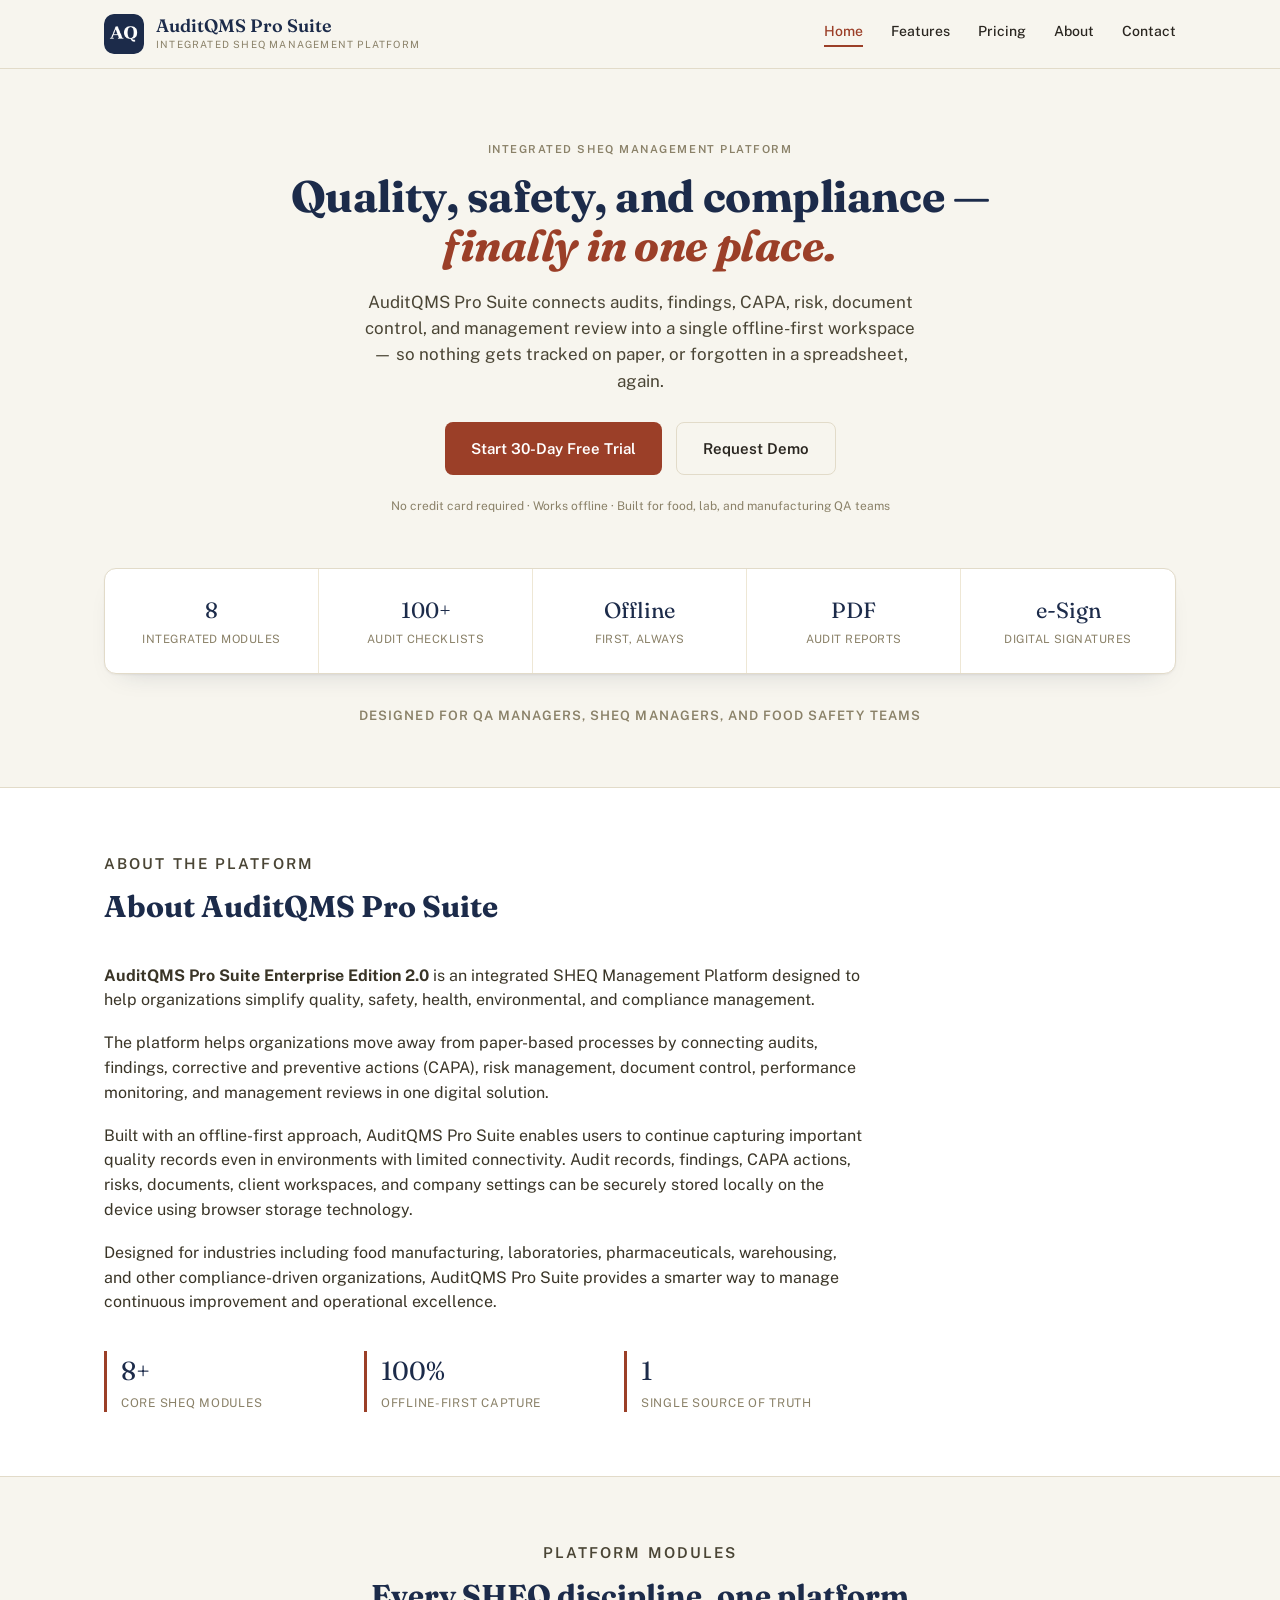
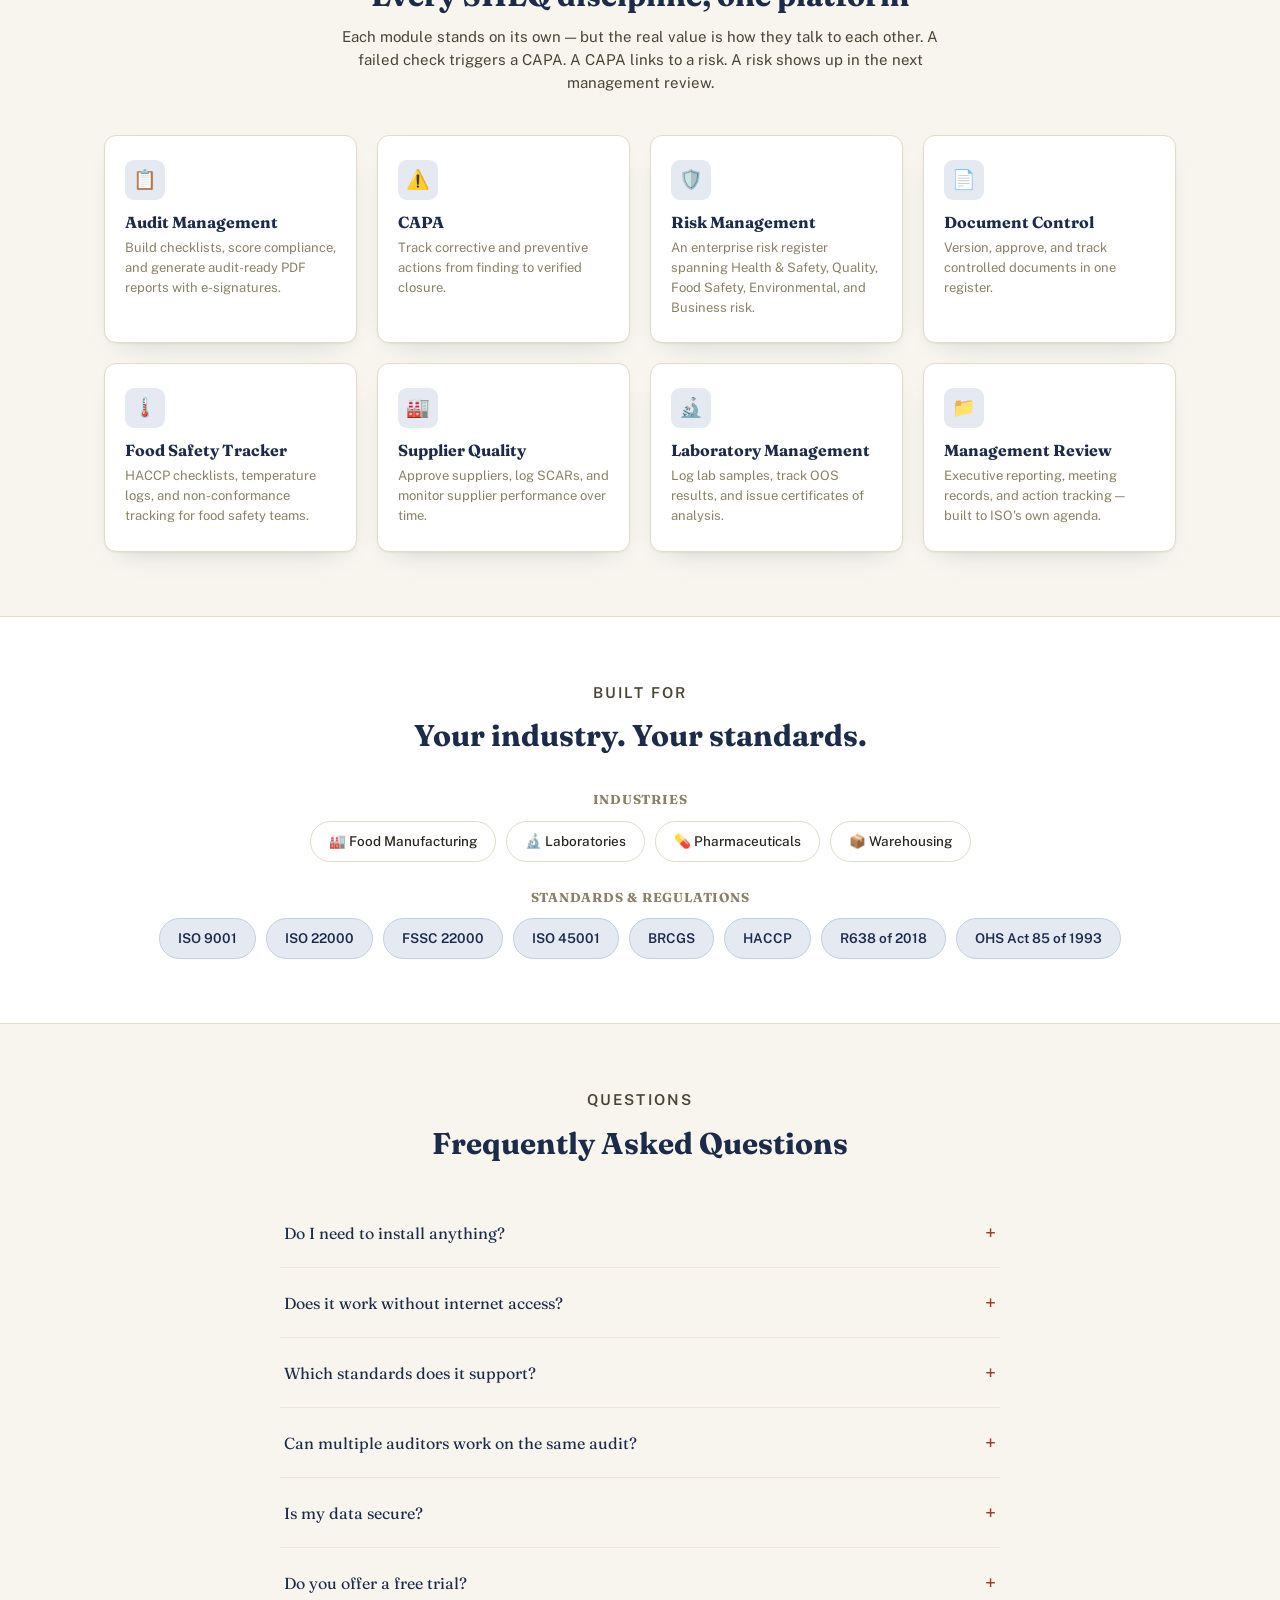
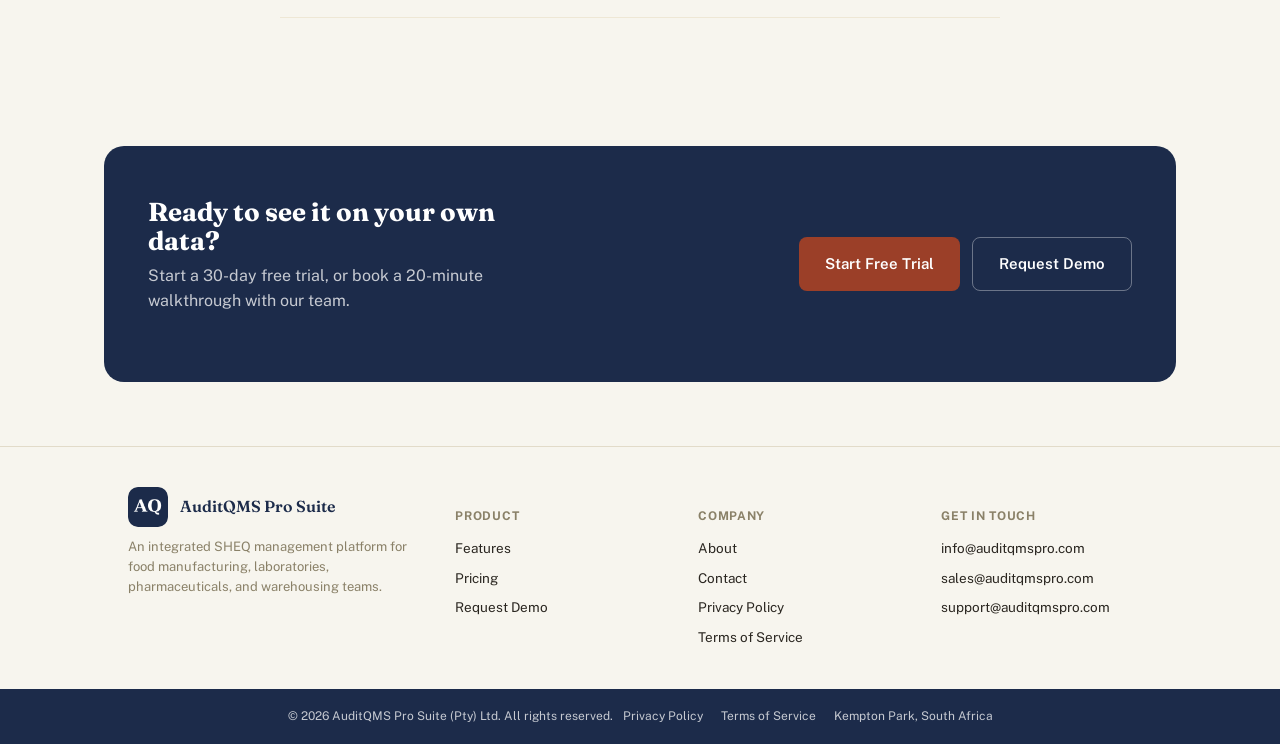
<file: index.html>
<!DOCTYPE html>
<html lang="en">
<head>
<meta charset="UTF-8">
<meta name="viewport" content="width=device-width, initial-scale=1.0">
<title>AuditQMS Pro Suite — Integrated SHEQ Management Platform</title>
<meta name="description" content="AuditQMS Pro Suite is an integrated SHEQ management platform connecting audits, CAPA, risk, document control, and management review in one offline-first solution.">
<link rel="icon" href="images/logo.png">
<link rel="preconnect" href="https://fonts.googleapis.com">
<link rel="preconnect" href="https://fonts.gstatic.com" crossorigin>
<link href="https://fonts.googleapis.com/css2?family=Fraunces:ital,opsz,wght@0,9..144,500;0,9..144,600;1,9..144,500&family=Public+Sans:wght@400;500;600;700&display=swap" rel="stylesheet">
<link rel="stylesheet" href="css/style.css">
</head>
<body>

<header class="site-header">
  <div class="header-inner">
    <a href="index.html" class="brand">
      <img src="images/logo.png" alt="AuditQMS Pro Suite logo">
      <div class="brand-text">
        <h1>AuditQMS Pro Suite</h1>
        <p>Integrated SHEQ Management Platform</p>
      </div>
    </a>
    <nav class="main-nav">
      <a href="index.html">Home</a>
      <a href="features.html">Features</a>
      <a href="pricing.html">Pricing</a>
      <a href="about.html">About</a>
      <a href="contact.html">Contact</a>
    </nav>
    <button class="nav-toggle" aria-label="Toggle menu" aria-expanded="false">
      <span></span><span></span><span></span>
    </button>
  </div>
</header>

<main>

  <!-- 1. Hero -->
  <section class="hero" style="padding-bottom:40px;">
    <div class="wrap" style="max-width:760px;text-align:center;">
      <p class="eyebrow" style="justify-content:center;display:flex;">Integrated SHEQ Management Platform</p>
      <h2 style="font-size:44px;">Quality, safety, and compliance —<br><em>finally in one place.</em></h2>
      <p class="lede" style="margin:18px auto 28px;max-width:56ch;">AuditQMS Pro Suite connects audits, findings, CAPA, risk, document control, and management review into a single offline-first workspace — so nothing gets tracked on paper, or forgotten in a spreadsheet, again.</p>
      <div class="hero-actions" style="justify-content:center;">
        <a href="contact.html" class="btn btn-rust btn-lg">Start 30-Day Free Trial</a>
        <a href="contact.html" class="btn btn-ghost btn-lg">Request Demo</a>
      </div>
      <p class="hero-note">No credit card required · Works offline · Built for food, lab, and manufacturing QA teams</p>
    </div>
  </section>

  <!-- Stats row -->
  <section style="padding-top:0;padding-bottom:32px;">
    <div class="wrap">
      <div class="stats-row">
        <div class="stat-item"><div class="stat-num">8</div><div class="stat-label">Integrated Modules</div></div>
        <div class="stat-item"><div class="stat-num">100+</div><div class="stat-label">Audit Checklists</div></div>
        <div class="stat-item"><div class="stat-num">Offline</div><div class="stat-label">First, Always</div></div>
        <div class="stat-item"><div class="stat-num">PDF</div><div class="stat-label">Audit Reports</div></div>
        <div class="stat-item"><div class="stat-num">e-Sign</div><div class="stat-label">Digital Signatures</div></div>
      </div>
    </div>
  </section>

  <!-- Social proof -->
  <section class="social-proof" style="padding-top:0;">
    <div class="wrap">
      <p>Designed for QA Managers, SHEQ Managers, and Food Safety Teams</p>
    </div>
  </section>

  <!-- 2. About the platform -->
  <section class="alt-bg">
    <div class="wrap">
      <div class="section-head">
        <p class="eyebrow">About the Platform</p>
        <h3>About AuditQMS Pro Suite</h3>
      </div>
      <div class="about-body">
        <p><strong>AuditQMS Pro Suite Enterprise Edition 2.0</strong> is an integrated SHEQ Management Platform designed to help organizations simplify quality, safety, health, environmental, and compliance management.</p>
        <p>The platform helps organizations move away from paper-based processes by connecting audits, findings, corrective and preventive actions (CAPA), risk management, document control, performance monitoring, and management reviews in one digital solution.</p>
        <p>Built with an offline-first approach, AuditQMS Pro Suite enables users to continue capturing important quality records even in environments with limited connectivity. Audit records, findings, CAPA actions, risks, documents, client workspaces, and company settings can be securely stored locally on the device using browser storage technology.</p>
        <p>Designed for industries including food manufacturing, laboratories, pharmaceuticals, warehousing, and other compliance-driven organizations, AuditQMS Pro Suite provides a smarter way to manage continuous improvement and operational excellence.</p>
      </div>
      <div class="about-stats">
        <div class="about-stat"><div class="num">8+</div><div class="label">Core SHEQ Modules</div></div>
        <div class="about-stat"><div class="num">100%</div><div class="label">Offline-First Capture</div></div>
        <div class="about-stat"><div class="num">1</div><div class="label">Single Source of Truth</div></div>
      </div>
    </div>
  </section>

  <!-- 3. Modules -->
  <section id="modules">
    <div class="wrap">
      <div class="section-head center">
        <p class="eyebrow">Platform Modules</p>
        <h3>Every SHEQ discipline, one platform</h3>
        <p>Each module stands on its own — but the real value is how they talk to each other. A failed check triggers a CAPA. A CAPA links to a risk. A risk shows up in the next management review.</p>
      </div>
      <div class="grid-cards">
        <div class="module-card"><div class="icon">📋</div><h4>Audit Management</h4><p>Build checklists, score compliance, and generate audit-ready PDF reports with e-signatures.</p></div>
        <div class="module-card"><div class="icon">⚠️</div><h4>CAPA</h4><p>Track corrective and preventive actions from finding to verified closure.</p></div>
        <div class="module-card"><div class="icon">🛡️</div><h4>Risk Management</h4><p>An enterprise risk register spanning Health & Safety, Quality, Food Safety, Environmental, and Business risk.</p></div>
        <div class="module-card"><div class="icon">📄</div><h4>Document Control</h4><p>Version, approve, and track controlled documents in one register.</p></div>
        <div class="module-card"><div class="icon">🌡️</div><h4>Food Safety Tracker</h4><p>HACCP checklists, temperature logs, and non-conformance tracking for food safety teams.</p></div>
        <div class="module-card"><div class="icon">🏭</div><h4>Supplier Quality</h4><p>Approve suppliers, log SCARs, and monitor supplier performance over time.</p></div>
        <div class="module-card"><div class="icon">🔬</div><h4>Laboratory Management</h4><p>Log lab samples, track OOS results, and issue certificates of analysis.</p></div>
        <div class="module-card"><div class="icon">📁</div><h4>Management Review</h4><p>Executive reporting, meeting records, and action tracking — built to ISO's own agenda.</p></div>
      </div>
    </div>
  </section>

  <!-- 5. Built For -->
  <section class="alt-bg">
    <div class="wrap">
      <div class="section-head center">
        <p class="eyebrow">Built For</p>
        <h3>Your industry. Your standards.</h3>
      </div>
      <div class="built-for-group">
        <h4>Industries</h4>
        <div class="chip-row">
          <span class="chip">🏭 Food Manufacturing</span>
          <span class="chip">🔬 Laboratories</span>
          <span class="chip">💊 Pharmaceuticals</span>
          <span class="chip">📦 Warehousing</span>
        </div>
      </div>
      <div class="built-for-group">
        <h4>Standards &amp; Regulations</h4>
        <div class="chip-row">
          <span class="chip standard">ISO 9001</span>
          <span class="chip standard">ISO 22000</span>
          <span class="chip standard">FSSC 22000</span>
          <span class="chip standard">ISO 45001</span>
          <span class="chip standard">BRCGS</span>
          <span class="chip standard">HACCP</span>
          <span class="chip standard">R638 of 2018</span>
          <span class="chip standard">OHS Act 85 of 1993</span>
        </div>
      </div>
    </div>
  </section>

  <!-- FAQ -->
  <section>
    <div class="wrap">
      <div class="section-head center">
        <p class="eyebrow">Questions</p>
        <h3>Frequently Asked Questions</h3>
      </div>
      <div class="faq-list">
        <details class="faq-item">
          <summary>Do I need to install anything?</summary>
          <p>No. AuditQMS Pro Suite runs in your browser as a progressive web app — you can also add it to your home screen on mobile for an app-like experience, with no app store required.</p>
        </details>
        <details class="faq-item">
          <summary>Does it work without internet access?</summary>
          <p>Yes. The platform is offline-first — audits, findings, CAPAs, and risk records are captured locally on your device and sync automatically when you're back online.</p>
        </details>
        <details class="faq-item">
          <summary>Which standards does it support?</summary>
          <p>AuditQMS Pro Suite ships with checklist templates aligned to ISO 9001, ISO 22000, FSSC 22000, ISO 45001, BRCGS, and HACCP, plus South African references including R638 of 2018 and the OHS Act 85 of 1993. Custom checklists are also supported.</p>
        </details>
        <details class="faq-item">
          <summary>Can multiple auditors work on the same audit?</summary>
          <p>Yes. Every audit supports a Lead Auditor plus a full audit team, with clause references, finding numbers, and photo evidence on every checklist item and finding.</p>
        </details>
        <details class="faq-item">
          <summary>Is my data secure?</summary>
          <p>Audit records, findings, CAPA actions, risks, documents, and company settings are stored locally on your device using browser storage technology, with optional cloud sync. See our <a href="privacy.html">Privacy Policy</a> for full details.</p>
        </details>
        <details class="faq-item">
          <summary>Do you offer a free trial?</summary>
          <p>Yes — every plan starts with a full 30-day free trial with no credit card required. See <a href="pricing.html">Pricing</a> for details.</p>
        </details>
      </div>
    </div>
  </section>

  <!-- CTA band -->
  <section>
    <div class="wrap">
      <div class="cta-band">
        <div>
          <h3 class="serif">Ready to see it on your own data?</h3>
          <p>Start a 30-day free trial, or book a 20-minute walkthrough with our team.</p>
        </div>
        <div style="display:flex;gap:12px;flex-wrap:wrap;">
          <a href="contact.html" class="btn btn-rust btn-lg">Start Free Trial</a>
          <a href="contact.html" class="btn btn-ghost btn-lg">Request Demo</a>
        </div>
      </div>
    </div>
  </section>

</main>

<footer>
  <div class="wrap">
    <div class="footer-grid">
      <div class="footer-brand">
        <a href="index.html" class="brand">
          <img src="images/logo.png" alt="AuditQMS Pro Suite logo">
          <div class="brand-text"><h1 style="font-size:16px;">AuditQMS Pro Suite</h1></div>
        </a>
        <p>An integrated SHEQ management platform for food manufacturing, laboratories, pharmaceuticals, and warehousing teams.</p>
      </div>
      <div class="footer-col">
        <h5>Product</h5>
        <a href="features.html">Features</a>
        <a href="pricing.html">Pricing</a>
        <a href="contact.html">Request Demo</a>
      </div>
      <div class="footer-col">
        <h5>Company</h5>
        <a href="about.html">About</a>
        <a href="contact.html">Contact</a>
        <a href="privacy.html">Privacy Policy</a>
        <a href="terms.html">Terms of Service</a>
      </div>
      <div class="footer-col">
        <h5>Get In Touch</h5>
        <a href="mailto:info@auditqmspro.com">info@auditqmspro.com</a>
        <a href="mailto:sales@auditqmspro.com">sales@auditqmspro.com</a>
        <a href="mailto:support@auditqmspro.com">support@auditqmspro.com</a>
      </div>
    </div>
  </div>
  <div class="footer-bottom">
    <div class="wrap">
      <span>© 2026 AuditQMS Pro Suite (Pty) Ltd. All rights reserved.</span>
      <div class="footer-bottom-links">
        <a href="privacy.html">Privacy Policy</a>
        <a href="terms.html">Terms of Service</a>
        <span>Kempton Park, South Africa</span>
      </div>
    </div>
  </div>
</footer>

<script src="js/script.js"></script>
</body>
</html>
</file>
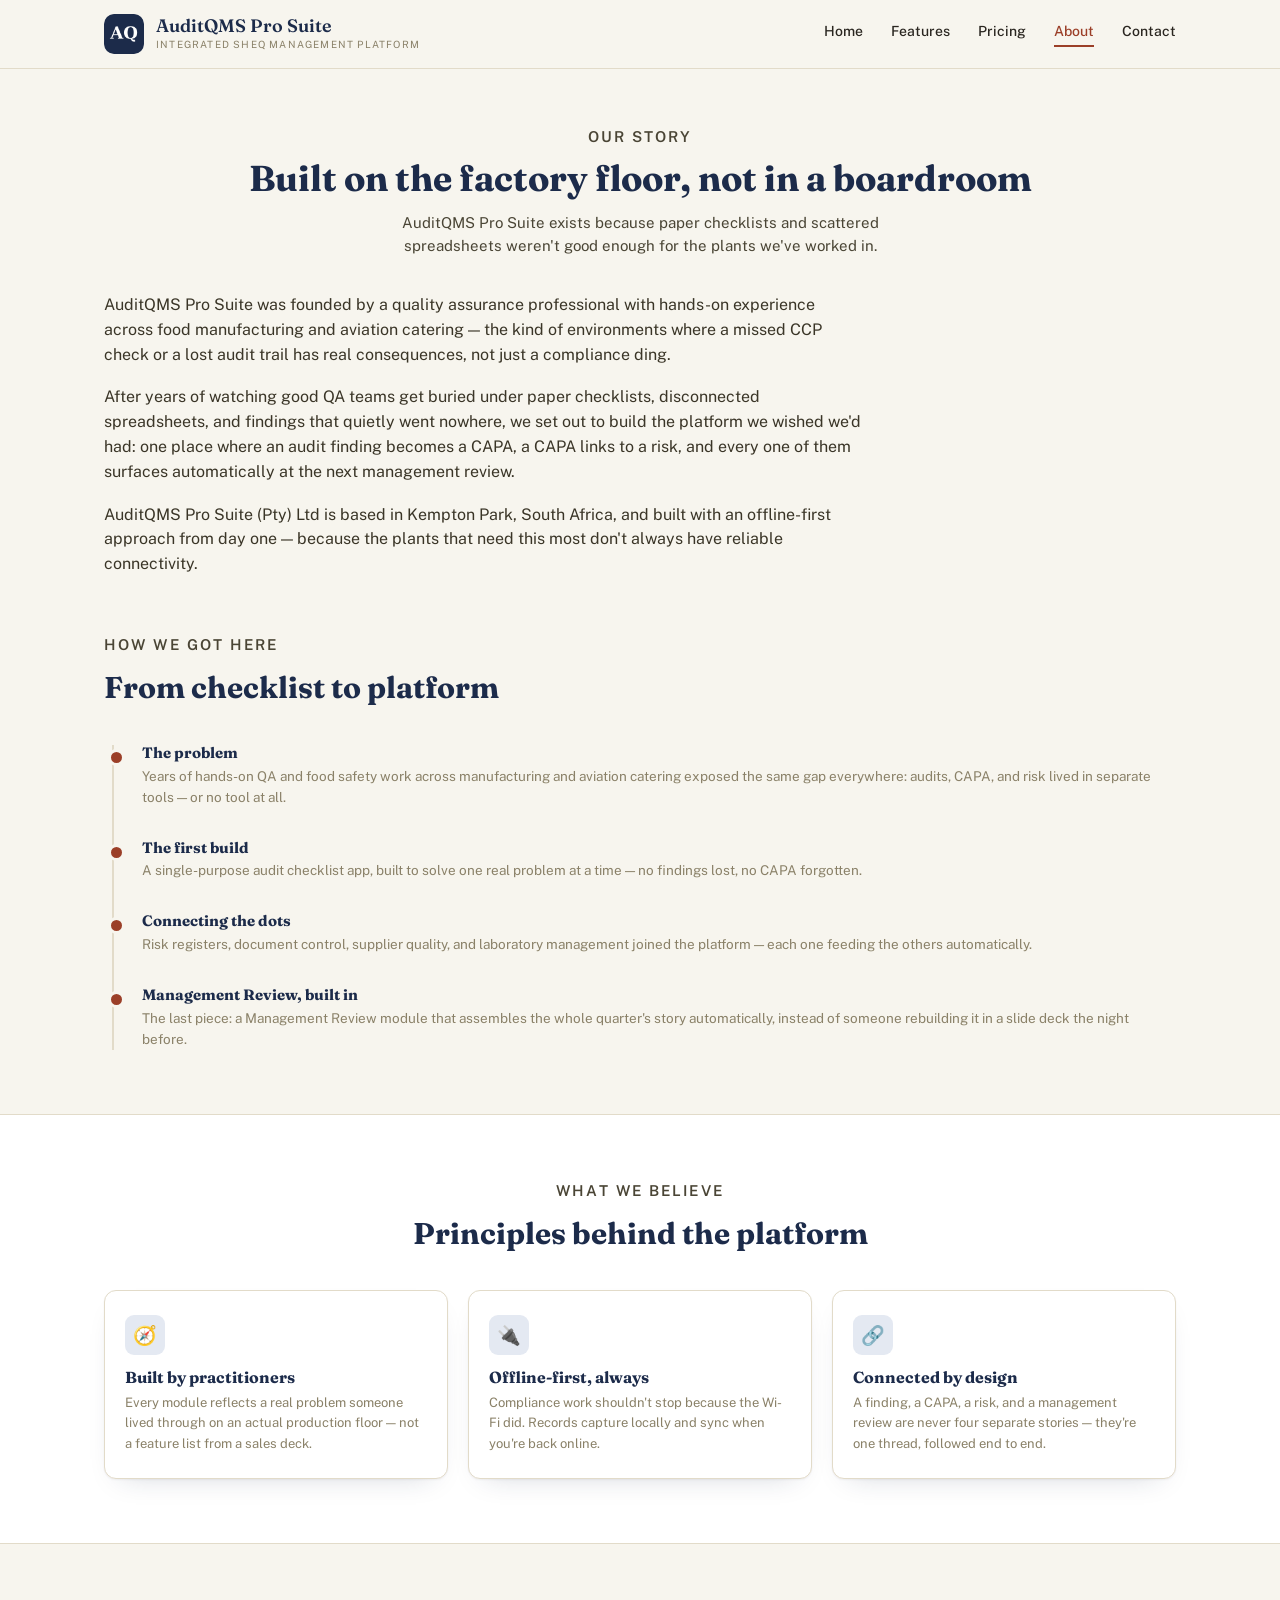
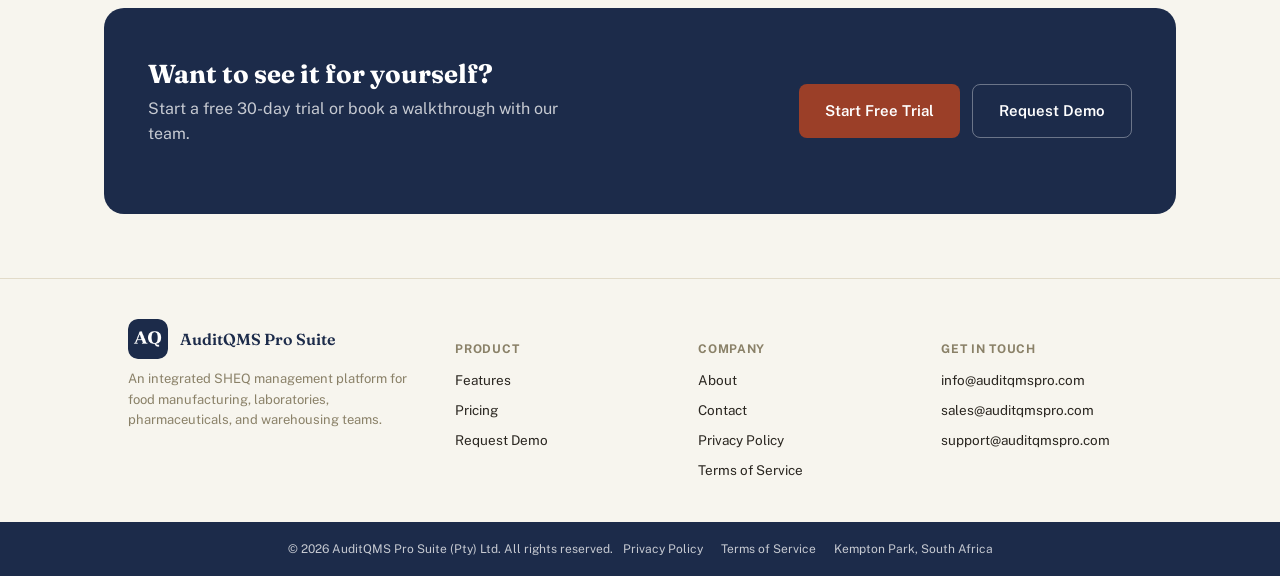
<file: about.html>
<!DOCTYPE html>
<html lang="en">
<head>
<meta charset="UTF-8">
<meta name="viewport" content="width=device-width, initial-scale=1.0">
<title>About — AuditQMS Pro Suite</title>
<meta name="description" content="AuditQMS Pro Suite was built from real experience on the factory floor — by a QA professional who spent years living inside the paperwork it now replaces.">
<link rel="icon" href="images/logo.png">
<link rel="preconnect" href="https://fonts.googleapis.com">
<link rel="preconnect" href="https://fonts.gstatic.com" crossorigin>
<link href="https://fonts.googleapis.com/css2?family=Fraunces:ital,opsz,wght@0,9..144,500;0,9..144,600;1,9..144,500&family=Public+Sans:wght@400;500;600;700&display=swap" rel="stylesheet">
<link rel="stylesheet" href="css/style.css">
</head>
<body>

<header class="site-header">
  <div class="header-inner">
    <a href="index.html" class="brand">
      <img src="images/logo.png" alt="AuditQMS Pro Suite logo">
      <div class="brand-text">
        <h1>AuditQMS Pro Suite</h1>
        <p>Integrated SHEQ Management Platform</p>
      </div>
    </a>
    <nav class="main-nav">
      <a href="index.html">Home</a>
      <a href="features.html">Features</a>
      <a href="pricing.html">Pricing</a>
      <a href="about.html">About</a>
      <a href="contact.html">Contact</a>
    </nav>
    <button class="nav-toggle" aria-label="Toggle menu" aria-expanded="false">
      <span></span><span></span><span></span>
    </button>
  </div>
</header>

<main>

  <section class="page-hero">
    <div class="wrap">
      <p class="eyebrow">Our Story</p>
      <h2>Built on the factory floor, not in a boardroom</h2>
      <p>AuditQMS Pro Suite exists because paper checklists and scattered spreadsheets weren't good enough for the plants we've worked in.</p>
    </div>
  </section>

  <section style="padding-top:0;">
    <div class="wrap">
      <div class="about-body">
        <p>AuditQMS Pro Suite was founded by a quality assurance professional with hands-on experience across food manufacturing and aviation catering — the kind of environments where a missed CCP check or a lost audit trail has real consequences, not just a compliance ding.</p>
        <p>After years of watching good QA teams get buried under paper checklists, disconnected spreadsheets, and findings that quietly went nowhere, we set out to build the platform we wished we'd had: one place where an audit finding becomes a CAPA, a CAPA links to a risk, and every one of them surfaces automatically at the next management review.</p>
        <p>AuditQMS Pro Suite (Pty) Ltd is based in Kempton Park, South Africa, and built with an offline-first approach from day one — because the plants that need this most don't always have reliable connectivity.</p>
      </div>

      <div class="section-head" style="margin-top:56px;">
        <p class="eyebrow">How We Got Here</p>
        <h3>From checklist to platform</h3>
      </div>
      <div class="timeline">
        <div class="timeline-item">
          <h4>The problem</h4>
          <p>Years of hands-on QA and food safety work across manufacturing and aviation catering exposed the same gap everywhere: audits, CAPA, and risk lived in separate tools — or no tool at all.</p>
        </div>
        <div class="timeline-item">
          <h4>The first build</h4>
          <p>A single-purpose audit checklist app, built to solve one real problem at a time — no findings lost, no CAPA forgotten.</p>
        </div>
        <div class="timeline-item">
          <h4>Connecting the dots</h4>
          <p>Risk registers, document control, supplier quality, and laboratory management joined the platform — each one feeding the others automatically.</p>
        </div>
        <div class="timeline-item">
          <h4>Management Review, built in</h4>
          <p>The last piece: a Management Review module that assembles the whole quarter's story automatically, instead of someone rebuilding it in a slide deck the night before.</p>
        </div>
      </div>
    </div>
  </section>

  <section class="alt-bg">
    <div class="wrap">
      <div class="section-head center">
        <p class="eyebrow">What We Believe</p>
        <h3>Principles behind the platform</h3>
      </div>
      <div class="grid-cards" style="grid-template-columns:repeat(3,1fr);">
        <div class="module-card">
          <div class="icon">🧭</div>
          <h4>Built by practitioners</h4>
          <p>Every module reflects a real problem someone lived through on an actual production floor — not a feature list from a sales deck.</p>
        </div>
        <div class="module-card">
          <div class="icon">🔌</div>
          <h4>Offline-first, always</h4>
          <p>Compliance work shouldn't stop because the Wi-Fi did. Records capture locally and sync when you're back online.</p>
        </div>
        <div class="module-card">
          <div class="icon">🔗</div>
          <h4>Connected by design</h4>
          <p>A finding, a CAPA, a risk, and a management review are never four separate stories — they're one thread, followed end to end.</p>
        </div>
      </div>
    </div>
  </section>

  <section>
    <div class="wrap">
      <div class="cta-band">
        <div>
          <h3 class="serif">Want to see it for yourself?</h3>
          <p>Start a free 30-day trial or book a walkthrough with our team.</p>
        </div>
        <div style="display:flex;gap:12px;flex-wrap:wrap;">
          <a href="contact.html" class="btn btn-rust btn-lg">Start Free Trial</a>
          <a href="contact.html" class="btn btn-ghost btn-lg">Request Demo</a>
        </div>
      </div>
    </div>
  </section>

</main>

<footer>
  <div class="wrap">
    <div class="footer-grid">
      <div class="footer-brand">
        <a href="index.html" class="brand">
          <img src="images/logo.png" alt="AuditQMS Pro Suite logo">
          <div class="brand-text"><h1 style="font-size:16px;">AuditQMS Pro Suite</h1></div>
        </a>
        <p>An integrated SHEQ management platform for food manufacturing, laboratories, pharmaceuticals, and warehousing teams.</p>
      </div>
      <div class="footer-col">
        <h5>Product</h5>
        <a href="features.html">Features</a>
        <a href="pricing.html">Pricing</a>
        <a href="contact.html">Request Demo</a>
      </div>
      <div class="footer-col">
        <h5>Company</h5>
        <a href="about.html">About</a>
        <a href="contact.html">Contact</a>
        <a href="privacy.html">Privacy Policy</a>
        <a href="terms.html">Terms of Service</a>
      </div>
      <div class="footer-col">
        <h5>Get In Touch</h5>
        <a href="mailto:info@auditqmspro.com">info@auditqmspro.com</a>
        <a href="mailto:sales@auditqmspro.com">sales@auditqmspro.com</a>
        <a href="mailto:support@auditqmspro.com">support@auditqmspro.com</a>
      </div>
    </div>
  </div>
  <div class="footer-bottom">
    <div class="wrap">
      <span>© 2026 AuditQMS Pro Suite (Pty) Ltd. All rights reserved.</span>
      <div class="footer-bottom-links">
        <a href="privacy.html">Privacy Policy</a>
        <a href="terms.html">Terms of Service</a>
        <span>Kempton Park, South Africa</span>
      </div>
    </div>
  </div>
</footer>

<script src="js/script.js"></script>
</body>
</html>
</file>
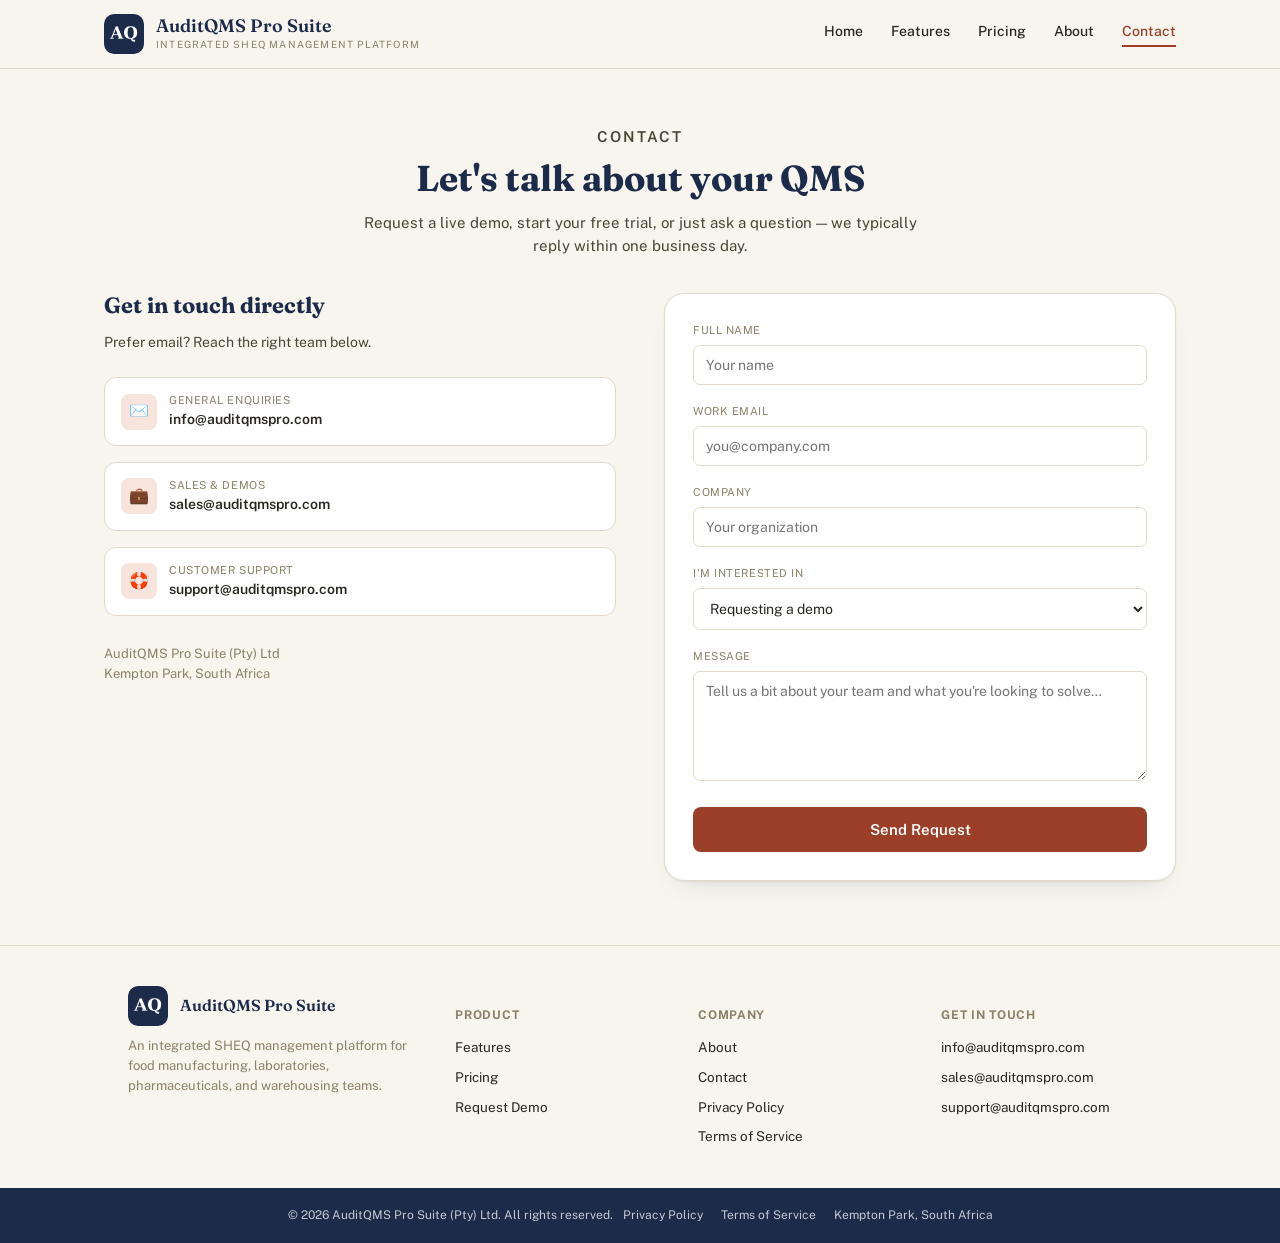
<file: contact.html>
<!DOCTYPE html>
<html lang="en">
<head>
<meta charset="UTF-8">
<meta name="viewport" content="width=device-width, initial-scale=1.0">
<title>Contact & Request a Demo — AuditQMS Pro Suite</title>
<meta name="description" content="Get in touch with AuditQMS Pro Suite or request a live demo of the platform.">
<link rel="icon" href="images/logo.png">
<link rel="preconnect" href="https://fonts.googleapis.com">
<link rel="preconnect" href="https://fonts.gstatic.com" crossorigin>
<link href="https://fonts.googleapis.com/css2?family=Fraunces:ital,opsz,wght@0,9..144,500;0,9..144,600;1,9..144,500&family=Public+Sans:wght@400;500;600;700&display=swap" rel="stylesheet">
<link rel="stylesheet" href="css/style.css">
</head>
<body>

<header class="site-header">
  <div class="header-inner">
    <a href="index.html" class="brand">
      <img src="images/logo.png" alt="AuditQMS Pro Suite logo">
      <div class="brand-text">
        <h1>AuditQMS Pro Suite</h1>
        <p>Integrated SHEQ Management Platform</p>
      </div>
    </a>
    <nav class="main-nav">
      <a href="index.html">Home</a>
      <a href="features.html">Features</a>
      <a href="pricing.html">Pricing</a>
      <a href="about.html">About</a>
      <a href="contact.html">Contact</a>
    </nav>
    <button class="nav-toggle" aria-label="Toggle menu" aria-expanded="false">
      <span></span><span></span><span></span>
    </button>
  </div>
</header>

<main>

  <section class="page-hero">
    <div class="wrap">
      <p class="eyebrow">Contact</p>
      <h2>Let's talk about your QMS</h2>
      <p>Request a live demo, start your free trial, or just ask a question — we typically reply within one business day.</p>
    </div>
  </section>

  <section style="padding-top:0;">
    <div class="wrap contact-grid">

      <div>
        <h3 style="font-size:22px;margin-bottom:14px;">Get in touch directly</h3>
        <p style="color:#4a4535;font-size:14px;">Prefer email? Reach the right team below.</p>
        <div class="contact-emails">
          <a href="mailto:info@auditqmspro.com" class="contact-email">
            <div class="icon">✉️</div>
            <div><div class="label">General Enquiries</div><div class="addr">info@auditqmspro.com</div></div>
          </a>
          <a href="mailto:sales@auditqmspro.com" class="contact-email">
            <div class="icon">💼</div>
            <div><div class="label">Sales & Demos</div><div class="addr">sales@auditqmspro.com</div></div>
          </a>
          <a href="mailto:support@auditqmspro.com" class="contact-email">
            <div class="icon">🛟</div>
            <div><div class="label">Customer Support</div><div class="addr">support@auditqmspro.com</div></div>
          </a>
        </div>
        <p style="margin-top:28px;font-size:13px;color:var(--muted);">AuditQMS Pro Suite (Pty) Ltd<br>Kempton Park, South Africa</p>
      </div>

      <div>
        <div class="form-success"></div>
        <form class="demo-form">
          <div class="field">
            <label for="name">Full Name</label>
            <input type="text" id="name" name="name" required placeholder="Your name">
          </div>
          <div class="field">
            <label for="email">Work Email</label>
            <input type="email" id="email" name="email" required placeholder="you@company.com">
          </div>
          <div class="field">
            <label for="company">Company</label>
            <input type="text" id="company" name="company" placeholder="Your organization">
          </div>
          <div class="field">
            <label for="interest">I'm Interested In</label>
            <select id="interest" name="interest">
              <option>Requesting a demo</option>
              <option>Starting a free trial</option>
              <option>Enterprise / franchise pricing</option>
              <option>General question</option>
            </select>
          </div>
          <div class="field">
            <label for="message">Message</label>
            <textarea id="message" name="message" placeholder="Tell us a bit about your team and what you're looking to solve…"></textarea>
          </div>
          <button type="submit" class="btn btn-rust btn-lg" style="width:100%;">Send Request</button>
        </form>
      </div>

    </div>
  </section>

</main>

<footer>
  <div class="wrap">
    <div class="footer-grid">
      <div class="footer-brand">
        <a href="index.html" class="brand">
          <img src="images/logo.png" alt="AuditQMS Pro Suite logo">
          <div class="brand-text"><h1 style="font-size:16px;">AuditQMS Pro Suite</h1></div>
        </a>
        <p>An integrated SHEQ management platform for food manufacturing, laboratories, pharmaceuticals, and warehousing teams.</p>
      </div>
      <div class="footer-col">
        <h5>Product</h5>
        <a href="features.html">Features</a>
        <a href="pricing.html">Pricing</a>
        <a href="contact.html">Request Demo</a>
      </div>
      <div class="footer-col">
        <h5>Company</h5>
        <a href="about.html">About</a>
        <a href="contact.html">Contact</a>
        <a href="privacy.html">Privacy Policy</a>
        <a href="terms.html">Terms of Service</a>
      </div>
      <div class="footer-col">
        <h5>Get In Touch</h5>
        <a href="mailto:info@auditqmspro.com">info@auditqmspro.com</a>
        <a href="mailto:sales@auditqmspro.com">sales@auditqmspro.com</a>
        <a href="mailto:support@auditqmspro.com">support@auditqmspro.com</a>
      </div>
    </div>
  </div>
  <div class="footer-bottom">
    <div class="wrap">
      <span>© 2026 AuditQMS Pro Suite (Pty) Ltd. All rights reserved.</span>
      <div class="footer-bottom-links">
        <a href="privacy.html">Privacy Policy</a>
        <a href="terms.html">Terms of Service</a>
        <span>Kempton Park, South Africa</span>
      </div>
    </div>
  </div>
</footer>

<script src="js/script.js"></script>
</body>
</html>
</file>
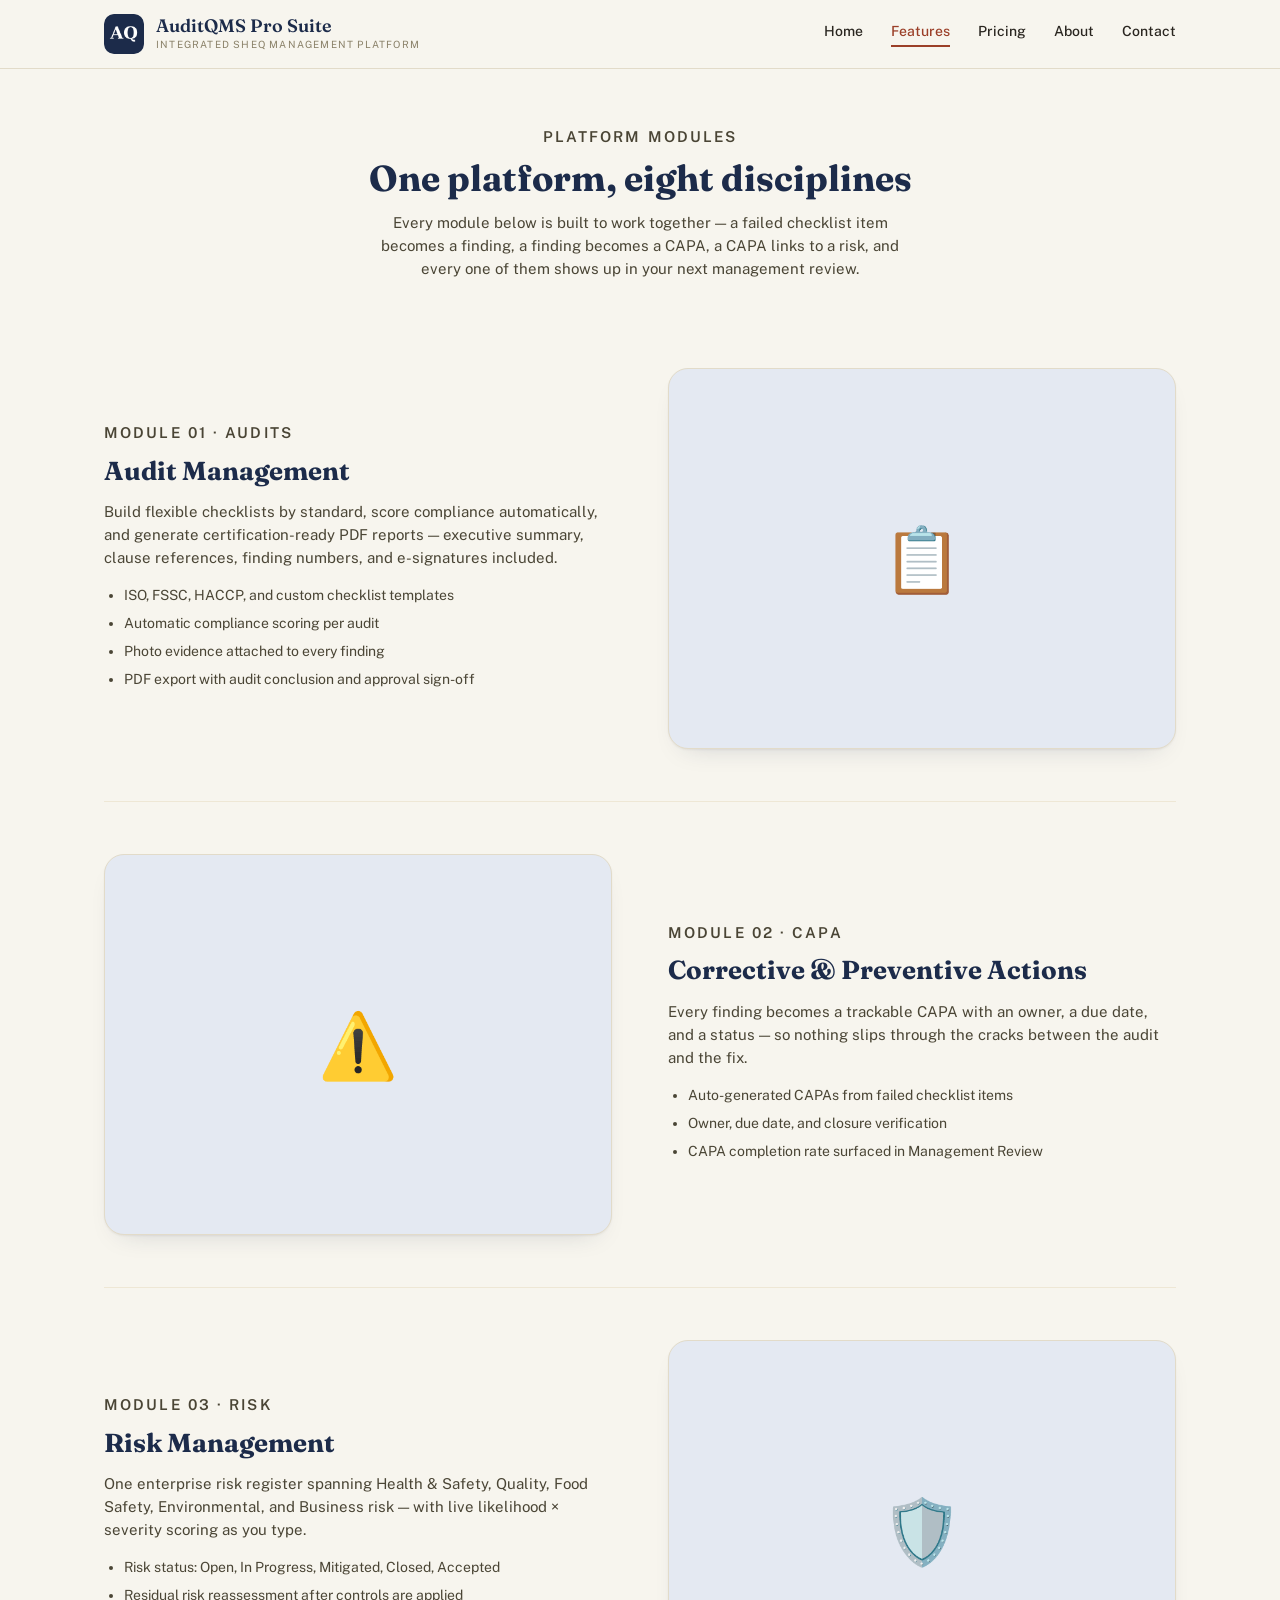
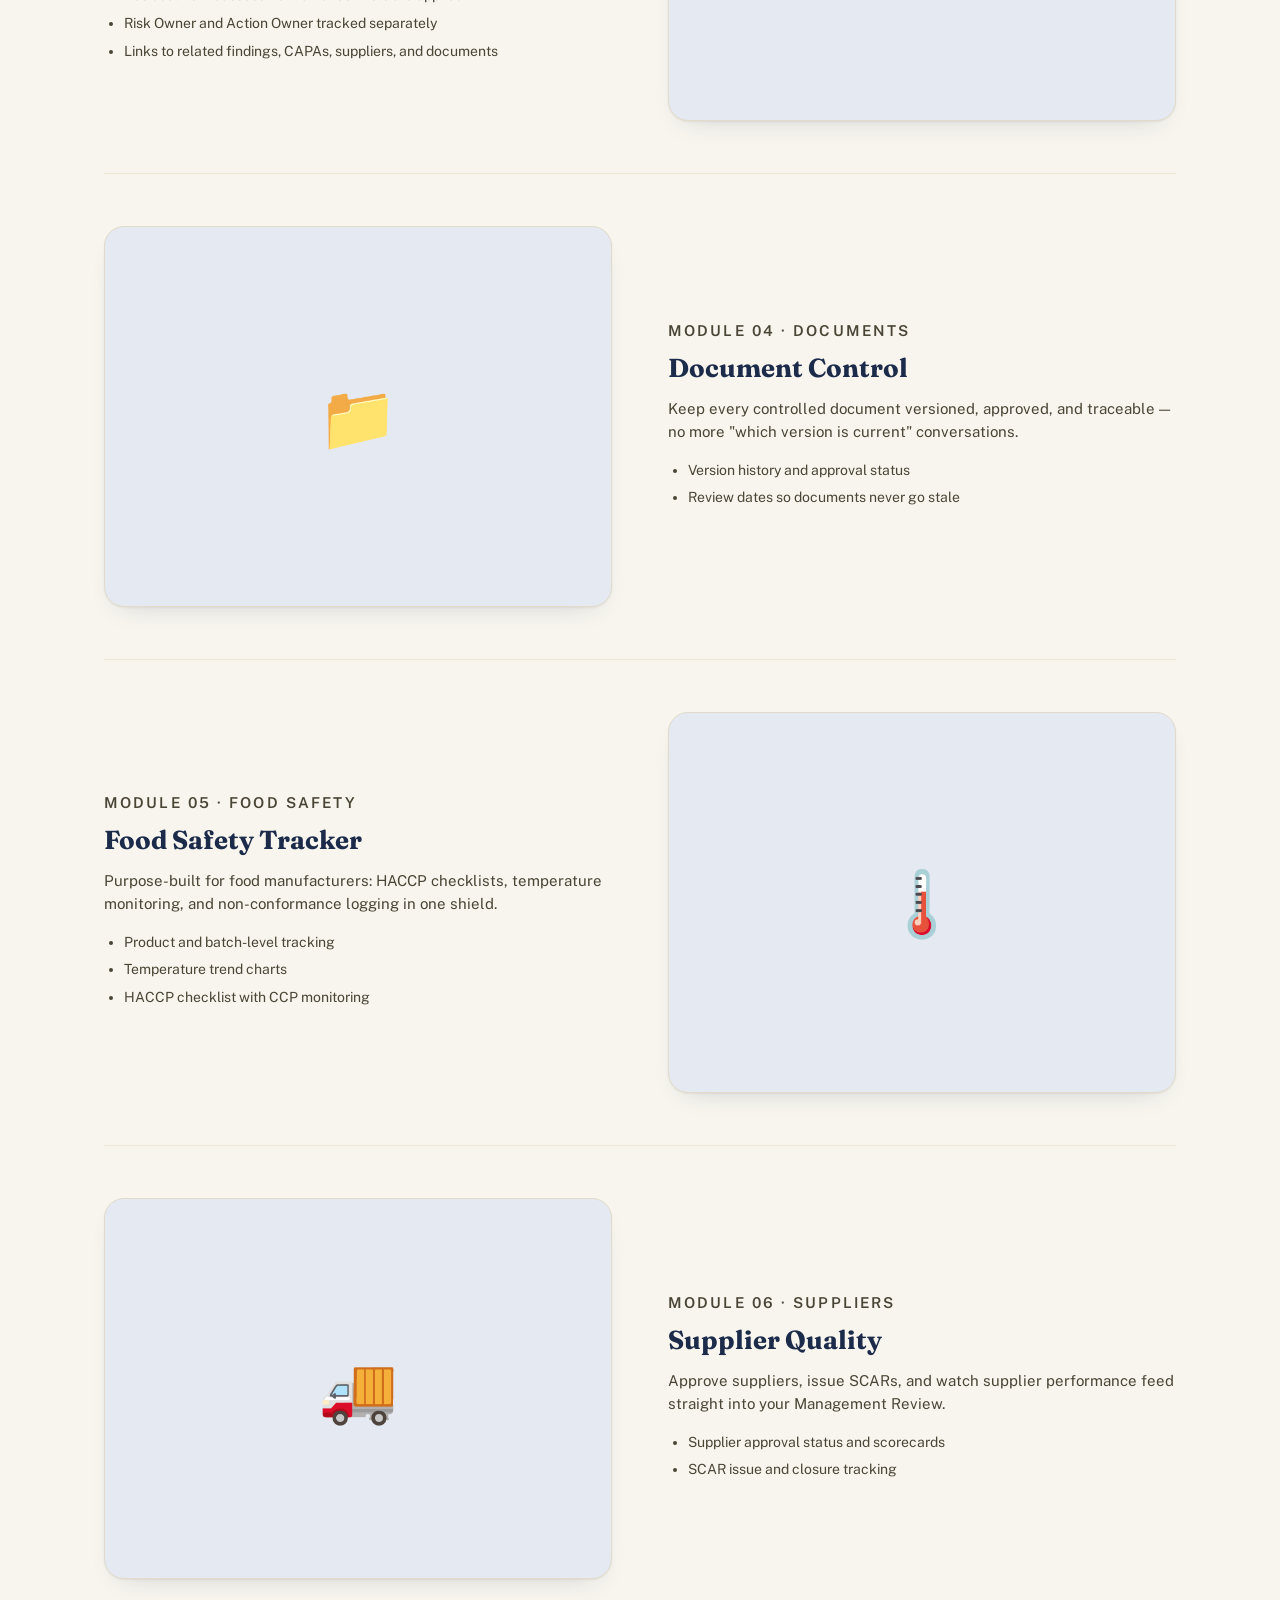
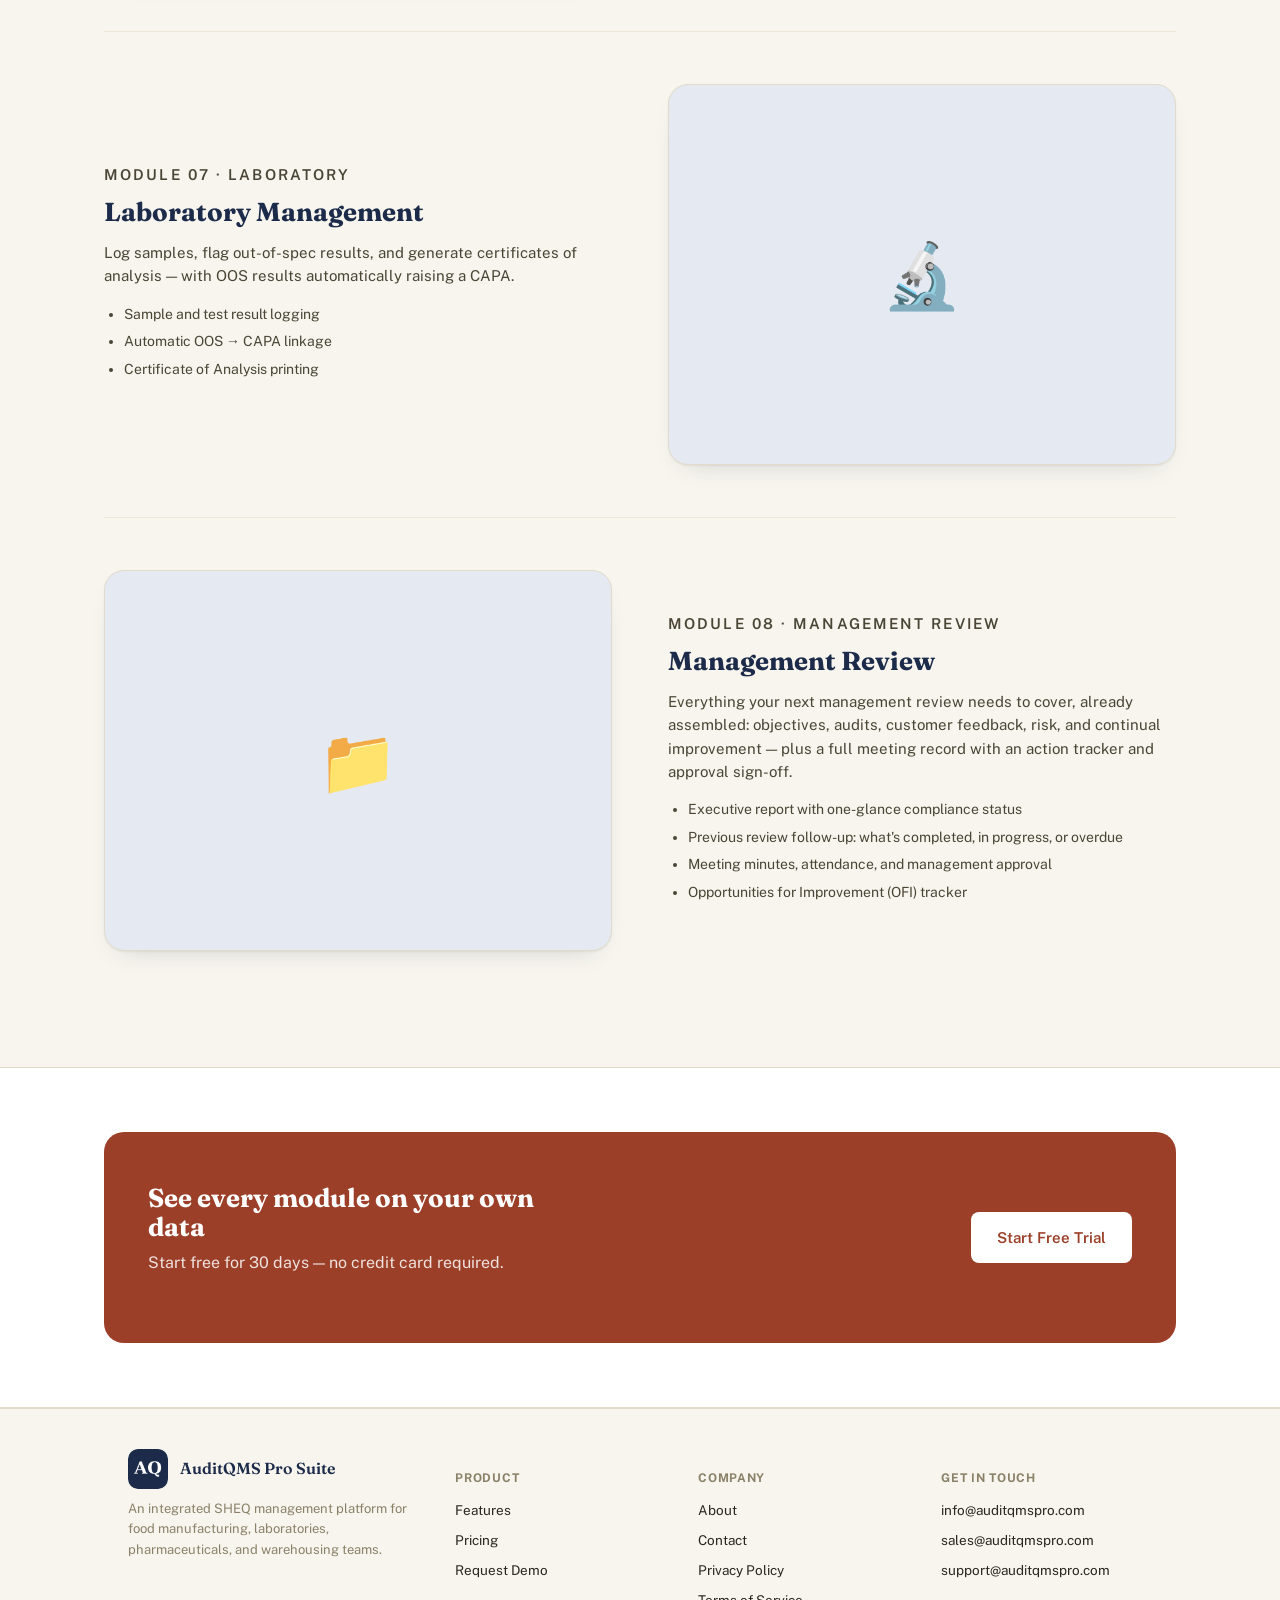
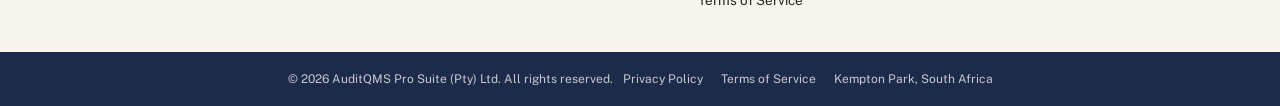
<file: features.html>
<!DOCTYPE html>
<html lang="en">
<head>
<meta charset="UTF-8">
<meta name="viewport" content="width=device-width, initial-scale=1.0">
<title>Features — AuditQMS Pro Suite</title>
<meta name="description" content="Explore AuditQMS Pro Suite's SHEQ modules: audit management, CAPA, risk management, document control, food safety, supplier quality, laboratory management, and management review.">
<link rel="icon" href="images/logo.png">
<link rel="preconnect" href="https://fonts.googleapis.com">
<link rel="preconnect" href="https://fonts.gstatic.com" crossorigin>
<link href="https://fonts.googleapis.com/css2?family=Fraunces:ital,opsz,wght@0,9..144,500;0,9..144,600;1,9..144,500&family=Public+Sans:wght@400;500;600;700&display=swap" rel="stylesheet">
<link rel="stylesheet" href="css/style.css">
</head>
<body>

<header class="site-header">
  <div class="header-inner">
    <a href="index.html" class="brand">
      <img src="images/logo.png" alt="AuditQMS Pro Suite logo">
      <div class="brand-text">
        <h1>AuditQMS Pro Suite</h1>
        <p>Integrated SHEQ Management Platform</p>
      </div>
    </a>
    <nav class="main-nav">
      <a href="index.html">Home</a>
      <a href="features.html">Features</a>
      <a href="pricing.html">Pricing</a>
      <a href="about.html">About</a>
      <a href="contact.html">Contact</a>
    </nav>
    <button class="nav-toggle" aria-label="Toggle menu" aria-expanded="false">
      <span></span><span></span><span></span>
    </button>
  </div>
</header>

<main>

  <section class="page-hero">
    <div class="wrap">
      <p class="eyebrow">Platform Modules</p>
      <h2>One platform, eight disciplines</h2>
      <p>Every module below is built to work together — a failed checklist item becomes a finding, a finding becomes a CAPA, a CAPA links to a risk, and every one of them shows up in your next management review.</p>
    </div>
  </section>

  <section style="padding-top:0;">
    <div class="wrap">

      <div class="feature-row">
        <div class="feature-copy">
          <p class="eyebrow">Module 01 · Audits</p>
          <h3>Audit Management</h3>
          <p>Build flexible checklists by standard, score compliance automatically, and generate certification-ready PDF reports — executive summary, clause references, finding numbers, and e-signatures included.</p>
          <ul>
            <li>ISO, FSSC, HACCP, and custom checklist templates</li>
            <li>Automatic compliance scoring per audit</li>
            <li>Photo evidence attached to every finding</li>
            <li>PDF export with audit conclusion and approval sign-off</li>
          </ul>
        </div>
        <div class="feature-media icon-only"><span>📋</span></div>
      </div>

      <div class="feature-row reverse">
        <div class="feature-copy">
          <p class="eyebrow">Module 02 · CAPA</p>
          <h3>Corrective & Preventive Actions</h3>
          <p>Every finding becomes a trackable CAPA with an owner, a due date, and a status — so nothing slips through the cracks between the audit and the fix.</p>
          <ul>
            <li>Auto-generated CAPAs from failed checklist items</li>
            <li>Owner, due date, and closure verification</li>
            <li>CAPA completion rate surfaced in Management Review</li>
          </ul>
        </div>
        <div class="feature-media icon-only"><span>⚠️</span></div>
      </div>

      <div class="feature-row">
        <div class="feature-copy">
          <p class="eyebrow">Module 03 · Risk</p>
          <h3>Risk Management</h3>
          <p>One enterprise risk register spanning Health & Safety, Quality, Food Safety, Environmental, and Business risk — with live likelihood × severity scoring as you type.</p>
          <ul>
            <li>Risk status: Open, In Progress, Mitigated, Closed, Accepted</li>
            <li>Residual risk reassessment after controls are applied</li>
            <li>Risk Owner and Action Owner tracked separately</li>
            <li>Links to related findings, CAPAs, suppliers, and documents</li>
          </ul>
        </div>
        <div class="feature-media icon-only"><span>🛡️</span></div>
      </div>

      <div class="feature-row reverse">
        <div class="feature-copy">
          <p class="eyebrow">Module 04 · Documents</p>
          <h3>Document Control</h3>
          <p>Keep every controlled document versioned, approved, and traceable — no more "which version is current" conversations.</p>
          <ul>
            <li>Version history and approval status</li>
            <li>Review dates so documents never go stale</li>
          </ul>
        </div>
        <div class="feature-media icon-only"><span>📁</span></div>
      </div>

      <div class="feature-row">
        <div class="feature-copy">
          <p class="eyebrow">Module 05 · Food Safety</p>
          <h3>Food Safety Tracker</h3>
          <p>Purpose-built for food manufacturers: HACCP checklists, temperature monitoring, and non-conformance logging in one shield.</p>
          <ul>
            <li>Product and batch-level tracking</li>
            <li>Temperature trend charts</li>
            <li>HACCP checklist with CCP monitoring</li>
          </ul>
        </div>
        <div class="feature-media icon-only"><span>🌡️</span></div>
      </div>

      <div class="feature-row reverse">
        <div class="feature-copy">
          <p class="eyebrow">Module 06 · Suppliers</p>
          <h3>Supplier Quality</h3>
          <p>Approve suppliers, issue SCARs, and watch supplier performance feed straight into your Management Review.</p>
          <ul>
            <li>Supplier approval status and scorecards</li>
            <li>SCAR issue and closure tracking</li>
          </ul>
        </div>
        <div class="feature-media icon-only"><span>🚚</span></div>
      </div>

      <div class="feature-row">
        <div class="feature-copy">
          <p class="eyebrow">Module 07 · Laboratory</p>
          <h3>Laboratory Management</h3>
          <p>Log samples, flag out-of-spec results, and generate certificates of analysis — with OOS results automatically raising a CAPA.</p>
          <ul>
            <li>Sample and test result logging</li>
            <li>Automatic OOS → CAPA linkage</li>
            <li>Certificate of Analysis printing</li>
          </ul>
        </div>
        <div class="feature-media icon-only"><span>🔬</span></div>
      </div>

      <div class="feature-row reverse">
        <div class="feature-copy">
          <p class="eyebrow">Module 08 · Management Review</p>
          <h3>Management Review</h3>
          <p>Everything your next management review needs to cover, already assembled: objectives, audits, customer feedback, risk, and continual improvement — plus a full meeting record with an action tracker and approval sign-off.</p>
          <ul>
            <li>Executive report with one-glance compliance status</li>
            <li>Previous review follow-up: what's completed, in progress, or overdue</li>
            <li>Meeting minutes, attendance, and management approval</li>
            <li>Opportunities for Improvement (OFI) tracker</li>
          </ul>
        </div>
        <div class="feature-media icon-only"><span>📁</span></div>
      </div>

    </div>
  </section>

  <section class="alt-bg">
    <div class="wrap">
      <div class="cta-band" style="background:var(--rust);">
        <div>
          <h3 class="serif" style="color:#fff;">See every module on your own data</h3>
          <p style="color:rgba(255,255,255,.85);">Start free for 30 days — no credit card required.</p>
        </div>
        <a href="contact.html" class="btn btn-lg" style="background:#fff;color:var(--rust);">Start Free Trial</a>
      </div>
    </div>
  </section>

</main>

<footer>
  <div class="wrap">
    <div class="footer-grid">
      <div class="footer-brand">
        <a href="index.html" class="brand">
          <img src="images/logo.png" alt="AuditQMS Pro Suite logo">
          <div class="brand-text"><h1 style="font-size:16px;">AuditQMS Pro Suite</h1></div>
        </a>
        <p>An integrated SHEQ management platform for food manufacturing, laboratories, pharmaceuticals, and warehousing teams.</p>
      </div>
      <div class="footer-col">
        <h5>Product</h5>
        <a href="features.html">Features</a>
        <a href="pricing.html">Pricing</a>
        <a href="contact.html">Request Demo</a>
      </div>
      <div class="footer-col">
        <h5>Company</h5>
        <a href="about.html">About</a>
        <a href="contact.html">Contact</a>
        <a href="privacy.html">Privacy Policy</a>
        <a href="terms.html">Terms of Service</a>
      </div>
      <div class="footer-col">
        <h5>Get In Touch</h5>
        <a href="mailto:info@auditqmspro.com">info@auditqmspro.com</a>
        <a href="mailto:sales@auditqmspro.com">sales@auditqmspro.com</a>
        <a href="mailto:support@auditqmspro.com">support@auditqmspro.com</a>
      </div>
    </div>
  </div>
  <div class="footer-bottom">
    <div class="wrap">
      <span>© 2026 AuditQMS Pro Suite (Pty) Ltd. All rights reserved.</span>
      <div class="footer-bottom-links">
        <a href="privacy.html">Privacy Policy</a>
        <a href="terms.html">Terms of Service</a>
        <span>Kempton Park, South Africa</span>
      </div>
    </div>
  </div>
</footer>

<script src="js/script.js"></script>
</body>
</html>
</file>
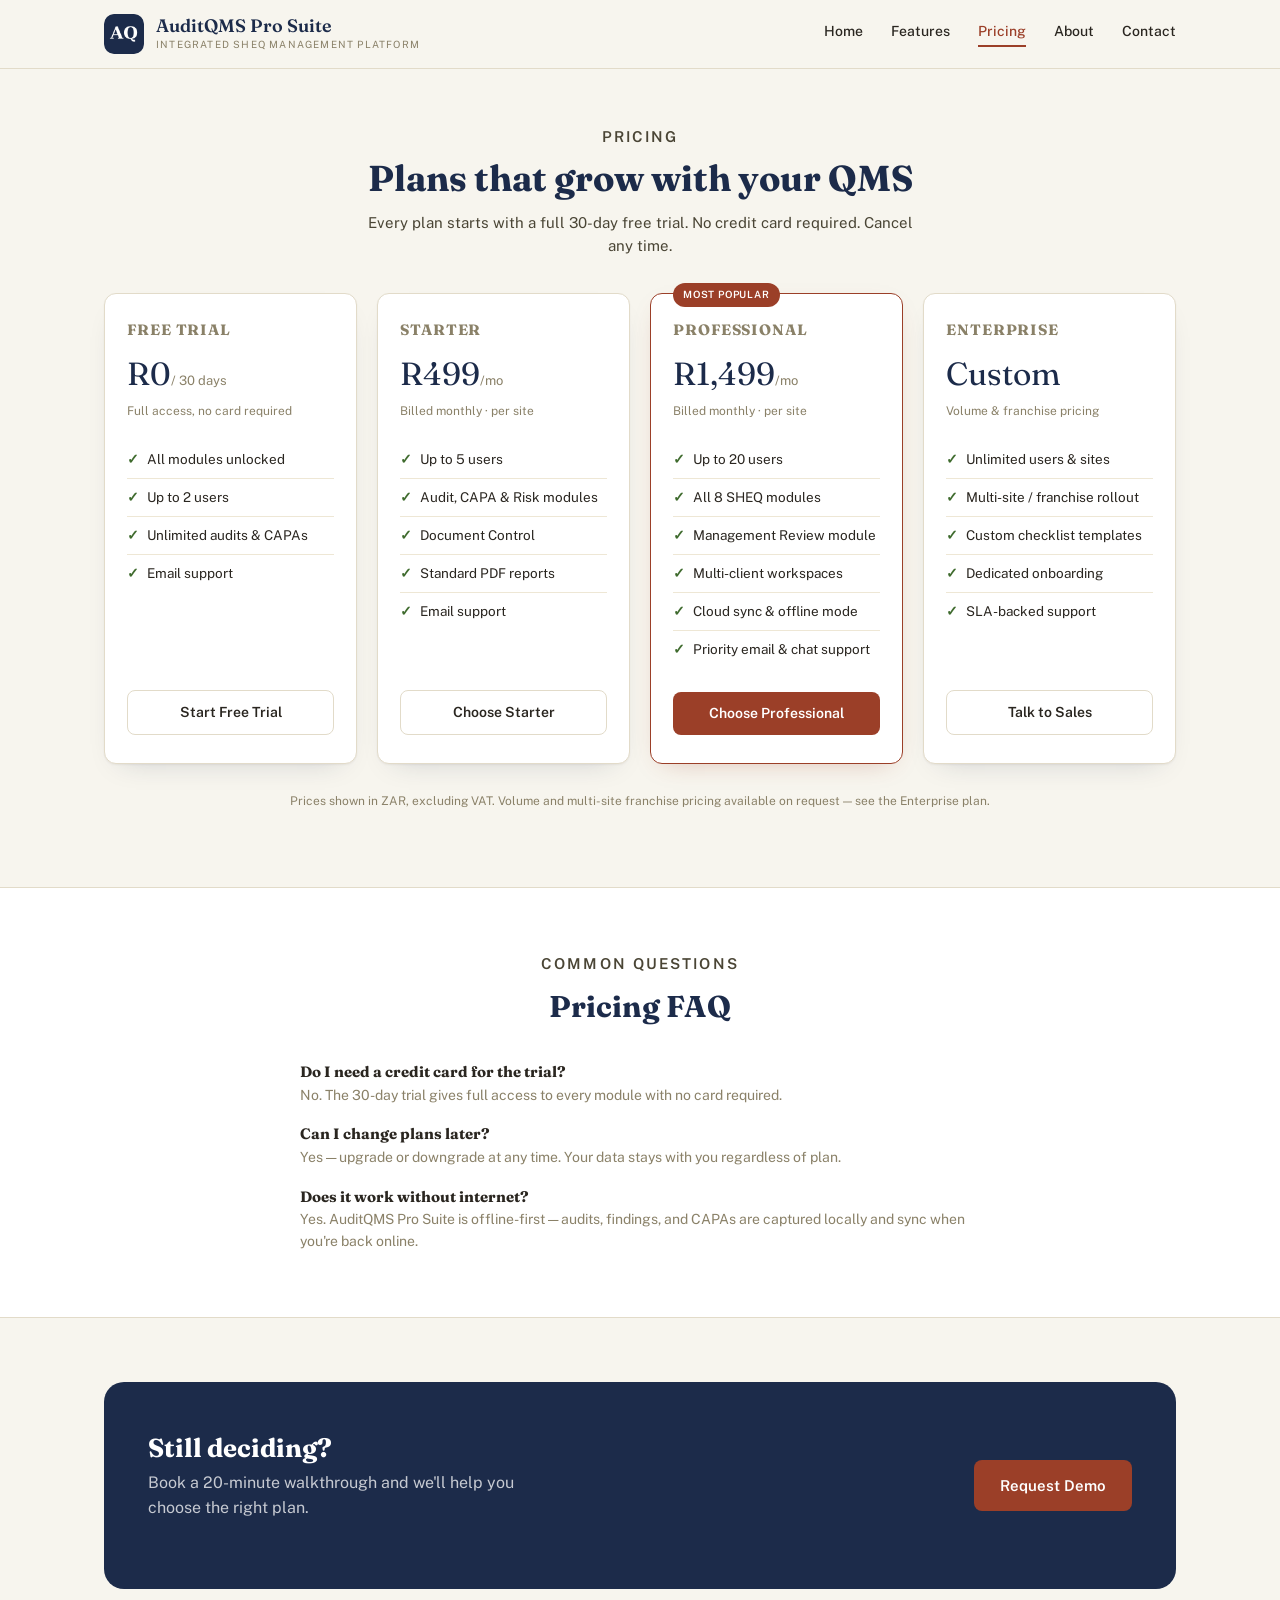
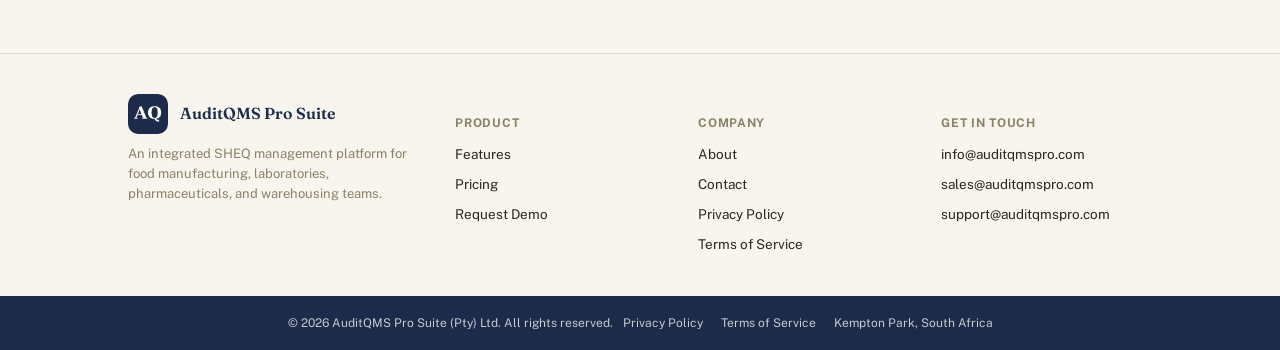
<file: pricing.html>
<!DOCTYPE html>
<html lang="en">
<head>
<meta charset="UTF-8">
<meta name="viewport" content="width=device-width, initial-scale=1.0">
<title>Pricing — AuditQMS Pro Suite</title>
<meta name="description" content="Simple, transparent pricing for AuditQMS Pro Suite — start with a free 30-day trial, then choose Starter, Professional, or Enterprise.">
<link rel="icon" href="images/logo.png">
<link rel="preconnect" href="https://fonts.googleapis.com">
<link rel="preconnect" href="https://fonts.gstatic.com" crossorigin>
<link href="https://fonts.googleapis.com/css2?family=Fraunces:ital,opsz,wght@0,9..144,500;0,9..144,600;1,9..144,500&family=Public+Sans:wght@400;500;600;700&display=swap" rel="stylesheet">
<link rel="stylesheet" href="css/style.css">
</head>
<body>

<header class="site-header">
  <div class="header-inner">
    <a href="index.html" class="brand">
      <img src="images/logo.png" alt="AuditQMS Pro Suite logo">
      <div class="brand-text">
        <h1>AuditQMS Pro Suite</h1>
        <p>Integrated SHEQ Management Platform</p>
      </div>
    </a>
    <nav class="main-nav">
      <a href="index.html">Home</a>
      <a href="features.html">Features</a>
      <a href="pricing.html">Pricing</a>
      <a href="about.html">About</a>
      <a href="contact.html">Contact</a>
    </nav>
    <button class="nav-toggle" aria-label="Toggle menu" aria-expanded="false">
      <span></span><span></span><span></span>
    </button>
  </div>
</header>

<main>

  <section class="page-hero">
    <div class="wrap">
      <p class="eyebrow">Pricing</p>
      <h2>Plans that grow with your QMS</h2>
      <p>Every plan starts with a full 30-day free trial. No credit card required. Cancel any time.</p>
    </div>
  </section>

  <section style="padding-top:0;">
    <div class="wrap">
      <div class="pricing-grid">

        <div class="price-card">
          <h4>Free Trial</h4>
          <div class="price">R0<span>/ 30 days</span></div>
          <div class="price-sub">Full access, no card required</div>
          <ul>
            <li>All modules unlocked</li>
            <li>Up to 2 users</li>
            <li>Unlimited audits & CAPAs</li>
            <li>Email support</li>
          </ul>
          <a href="contact.html" class="btn btn-ghost">Start Free Trial</a>
        </div>

        <div class="price-card">
          <h4>Starter</h4>
          <div class="price">R499<span>/mo</span></div>
          <div class="price-sub">Billed monthly · per site</div>
          <ul>
            <li>Up to 5 users</li>
            <li>Audit, CAPA & Risk modules</li>
            <li>Document Control</li>
            <li>Standard PDF reports</li>
            <li>Email support</li>
          </ul>
          <a href="contact.html" class="btn btn-ghost">Choose Starter</a>
        </div>

        <div class="price-card featured">
          <h4>Professional</h4>
          <div class="price">R1,499<span>/mo</span></div>
          <div class="price-sub">Billed monthly · per site</div>
          <ul>
            <li>Up to 20 users</li>
            <li>All 8 SHEQ modules</li>
            <li>Management Review module</li>
            <li>Multi-client workspaces</li>
            <li>Cloud sync & offline mode</li>
            <li>Priority email & chat support</li>
          </ul>
          <a href="contact.html" class="btn btn-rust">Choose Professional</a>
        </div>

        <div class="price-card">
          <h4>Enterprise</h4>
          <div class="price">Custom</div>
          <div class="price-sub">Volume & franchise pricing</div>
          <ul>
            <li>Unlimited users & sites</li>
            <li>Multi-site / franchise rollout</li>
            <li>Custom checklist templates</li>
            <li>Dedicated onboarding</li>
            <li>SLA-backed support</li>
          </ul>
          <a href="contact.html" class="btn btn-ghost">Talk to Sales</a>
        </div>

      </div>
      <p class="pricing-note">Prices shown in ZAR, excluding VAT. Volume and multi-site franchise pricing available on request — see the Enterprise plan.</p>
    </div>
  </section>

  <section class="alt-bg">
    <div class="wrap">
      <div class="section-head center">
        <p class="eyebrow">Common Questions</p>
        <h3>Pricing FAQ</h3>
      </div>
      <div style="max-width:680px;margin:0 auto;display:grid;gap:20px;">
        <div>
          <h4 style="font-size:15px;color:var(--ink);margin-bottom:4px;">Do I need a credit card for the trial?</h4>
          <p style="font-size:14px;color:var(--muted);margin:0;">No. The 30-day trial gives full access to every module with no card required.</p>
        </div>
        <div>
          <h4 style="font-size:15px;color:var(--ink);margin-bottom:4px;">Can I change plans later?</h4>
          <p style="font-size:14px;color:var(--muted);margin:0;">Yes — upgrade or downgrade at any time. Your data stays with you regardless of plan.</p>
        </div>
        <div>
          <h4 style="font-size:15px;color:var(--ink);margin-bottom:4px;">Does it work without internet?</h4>
          <p style="font-size:14px;color:var(--muted);margin:0;">Yes. AuditQMS Pro Suite is offline-first — audits, findings, and CAPAs are captured locally and sync when you're back online.</p>
        </div>
      </div>
    </div>
  </section>

  <section>
    <div class="wrap">
      <div class="cta-band">
        <div>
          <h3 class="serif">Still deciding?</h3>
          <p>Book a 20-minute walkthrough and we'll help you choose the right plan.</p>
        </div>
        <a href="contact.html" class="btn btn-rust btn-lg">Request Demo</a>
      </div>
    </div>
  </section>

</main>

<footer>
  <div class="wrap">
    <div class="footer-grid">
      <div class="footer-brand">
        <a href="index.html" class="brand">
          <img src="images/logo.png" alt="AuditQMS Pro Suite logo">
          <div class="brand-text"><h1 style="font-size:16px;">AuditQMS Pro Suite</h1></div>
        </a>
        <p>An integrated SHEQ management platform for food manufacturing, laboratories, pharmaceuticals, and warehousing teams.</p>
      </div>
      <div class="footer-col">
        <h5>Product</h5>
        <a href="features.html">Features</a>
        <a href="pricing.html">Pricing</a>
        <a href="contact.html">Request Demo</a>
      </div>
      <div class="footer-col">
        <h5>Company</h5>
        <a href="about.html">About</a>
        <a href="contact.html">Contact</a>
        <a href="privacy.html">Privacy Policy</a>
        <a href="terms.html">Terms of Service</a>
      </div>
      <div class="footer-col">
        <h5>Get In Touch</h5>
        <a href="mailto:info@auditqmspro.com">info@auditqmspro.com</a>
        <a href="mailto:sales@auditqmspro.com">sales@auditqmspro.com</a>
        <a href="mailto:support@auditqmspro.com">support@auditqmspro.com</a>
      </div>
    </div>
  </div>
  <div class="footer-bottom">
    <div class="wrap">
      <span>© 2026 AuditQMS Pro Suite (Pty) Ltd. All rights reserved.</span>
      <div class="footer-bottom-links">
        <a href="privacy.html">Privacy Policy</a>
        <a href="terms.html">Terms of Service</a>
        <span>Kempton Park, South Africa</span>
      </div>
    </div>
  </div>
</footer>

<script src="js/script.js"></script>
</body>
</html>
</file>
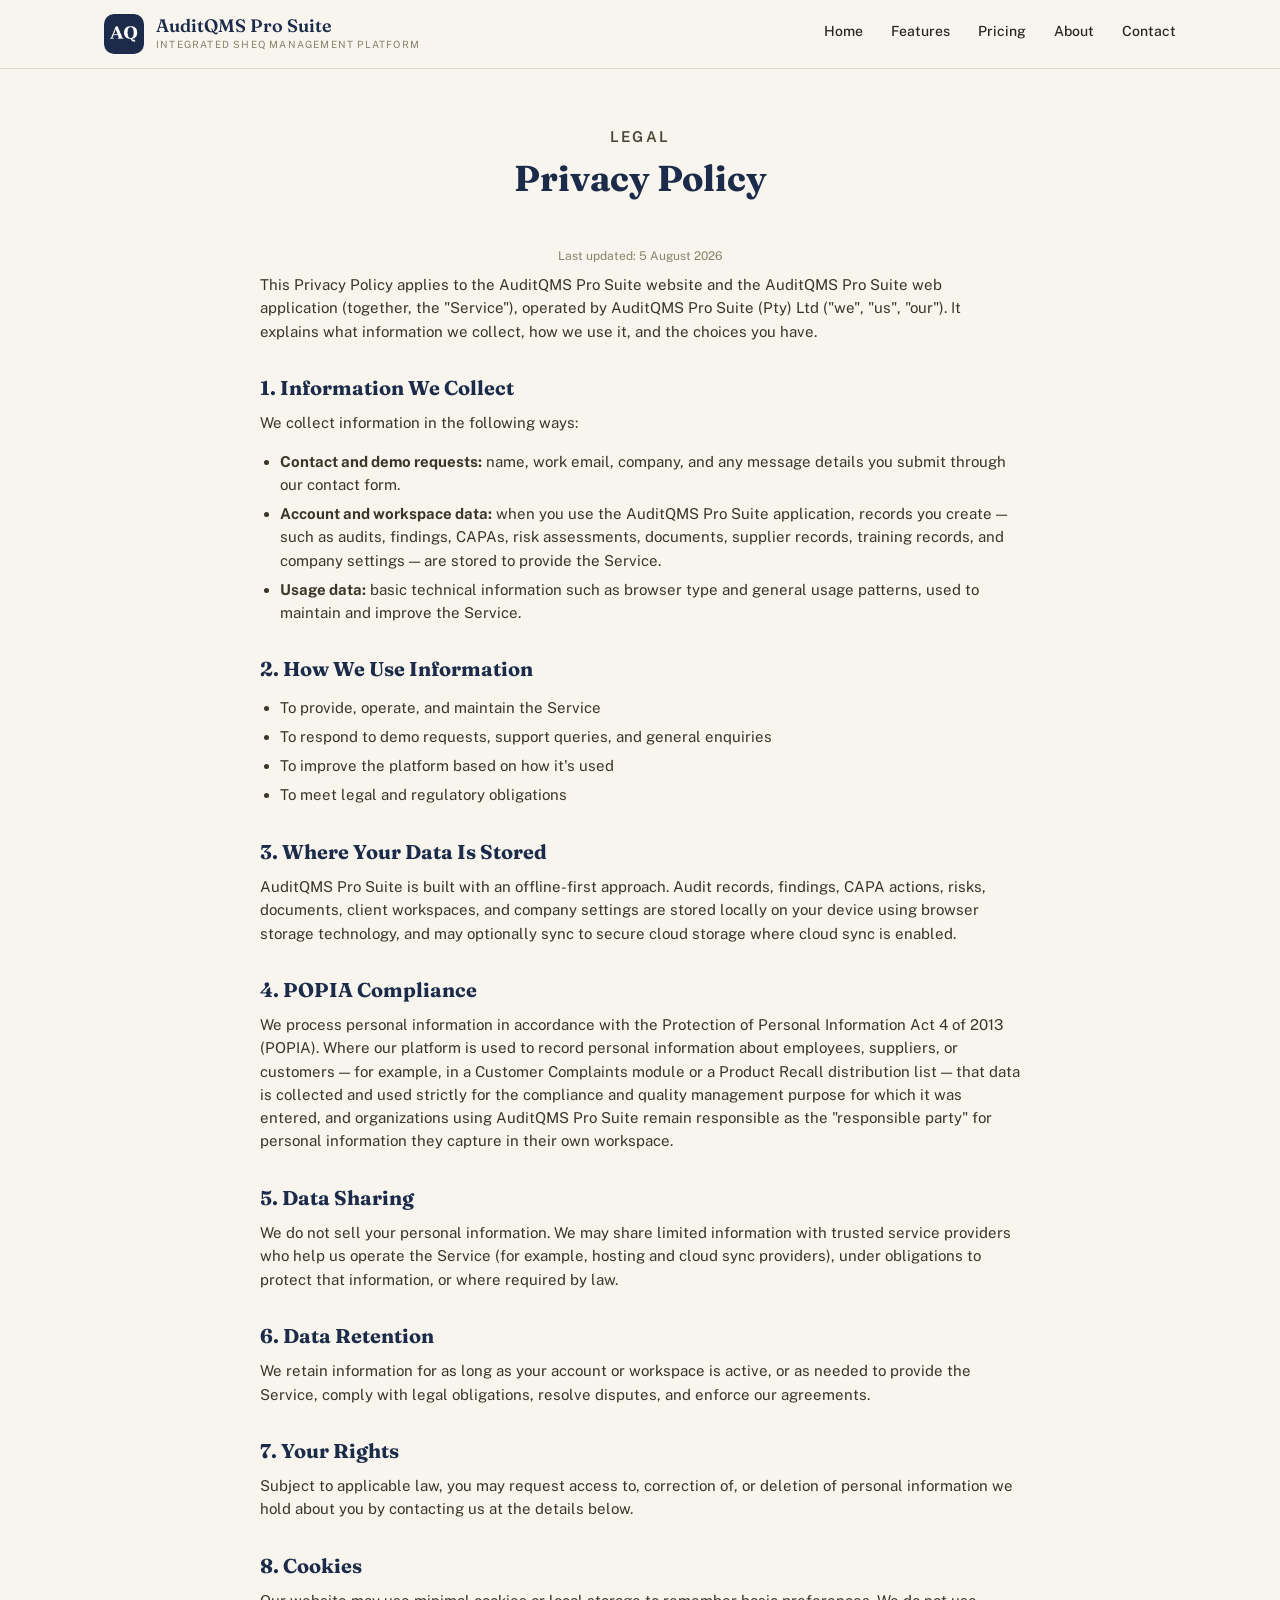
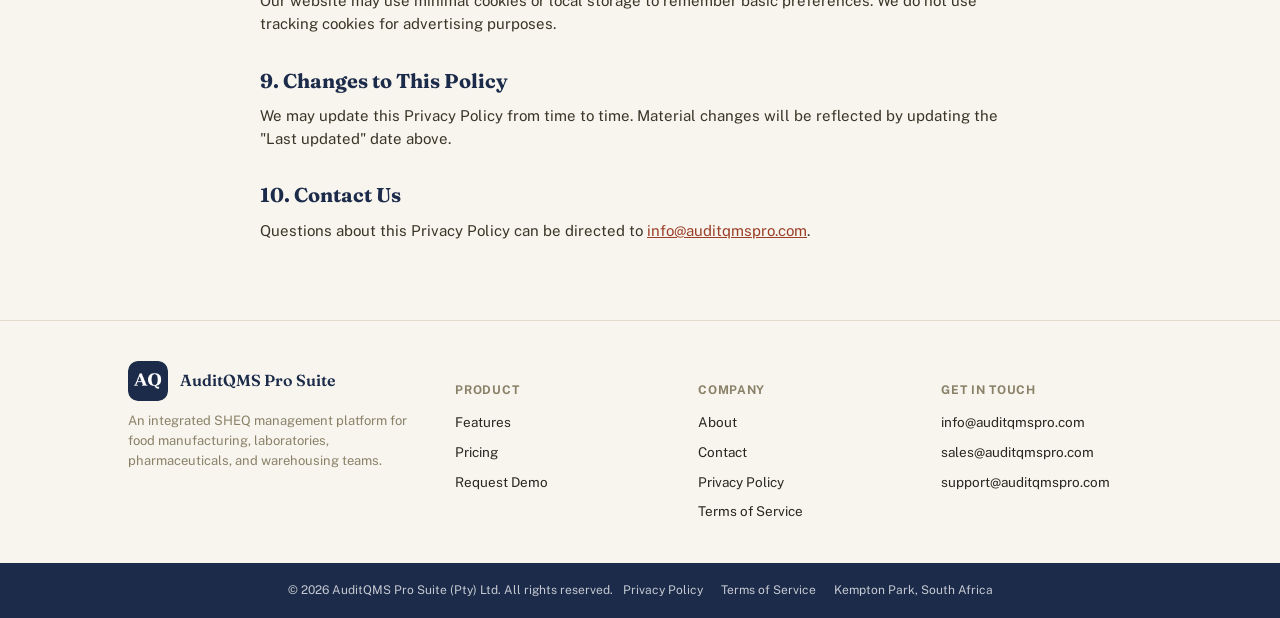
<file: privacy.html>
<!DOCTYPE html>
<html lang="en">
<head>
<meta charset="UTF-8">
<meta name="viewport" content="width=device-width, initial-scale=1.0">
<title>Privacy Policy — AuditQMS Pro Suite</title>
<meta name="description" content="Privacy Policy for the AuditQMS Pro Suite website and web application.">
<link rel="icon" href="images/logo.png">
<link rel="preconnect" href="https://fonts.googleapis.com">
<link rel="preconnect" href="https://fonts.gstatic.com" crossorigin>
<link href="https://fonts.googleapis.com/css2?family=Fraunces:ital,opsz,wght@0,9..144,500;0,9..144,600;1,9..144,500&family=Public+Sans:wght@400;500;600;700&display=swap" rel="stylesheet">
<link rel="stylesheet" href="css/style.css">
</head>
<body>

<header class="site-header">
  <div class="header-inner">
    <a href="index.html" class="brand">
      <img src="images/logo.png" alt="AuditQMS Pro Suite logo">
      <div class="brand-text">
        <h1>AuditQMS Pro Suite</h1>
        <p>Integrated SHEQ Management Platform</p>
      </div>
    </a>
    <nav class="main-nav">
      <a href="index.html">Home</a>
      <a href="features.html">Features</a>
      <a href="pricing.html">Pricing</a>
      <a href="about.html">About</a>
      <a href="contact.html">Contact</a>
    </nav>
    <button class="nav-toggle" aria-label="Toggle menu" aria-expanded="false">
      <span></span><span></span><span></span>
    </button>
  </div>
</header>

<main>

  <section class="page-hero">
    <div class="wrap">
      <p class="eyebrow">Legal</p>
      <h2>Privacy Policy</h2>
    </div>
  </section>

  <section style="padding-top:0;">
    <div class="wrap">
      <p class="legal-updated">Last updated: 5 August 2026</p>
      <div class="legal-body">

        <p>This Privacy Policy applies to the AuditQMS Pro Suite website and the AuditQMS Pro Suite web application (together, the "Service"), operated by AuditQMS Pro Suite (Pty) Ltd ("we", "us", "our"). It explains what information we collect, how we use it, and the choices you have.</p>

        <h3>1. Information We Collect</h3>
        <p>We collect information in the following ways:</p>
        <ul>
          <li><strong>Contact and demo requests:</strong> name, work email, company, and any message details you submit through our contact form.</li>
          <li><strong>Account and workspace data:</strong> when you use the AuditQMS Pro Suite application, records you create — such as audits, findings, CAPAs, risk assessments, documents, supplier records, training records, and company settings — are stored to provide the Service.</li>
          <li><strong>Usage data:</strong> basic technical information such as browser type and general usage patterns, used to maintain and improve the Service.</li>
        </ul>

        <h3>2. How We Use Information</h3>
        <ul>
          <li>To provide, operate, and maintain the Service</li>
          <li>To respond to demo requests, support queries, and general enquiries</li>
          <li>To improve the platform based on how it's used</li>
          <li>To meet legal and regulatory obligations</li>
        </ul>

        <h3>3. Where Your Data Is Stored</h3>
        <p>AuditQMS Pro Suite is built with an offline-first approach. Audit records, findings, CAPA actions, risks, documents, client workspaces, and company settings are stored locally on your device using browser storage technology, and may optionally sync to secure cloud storage where cloud sync is enabled.</p>

        <h3>4. POPIA Compliance</h3>
        <p>We process personal information in accordance with the Protection of Personal Information Act 4 of 2013 (POPIA). Where our platform is used to record personal information about employees, suppliers, or customers — for example, in a Customer Complaints module or a Product Recall distribution list — that data is collected and used strictly for the compliance and quality management purpose for which it was entered, and organizations using AuditQMS Pro Suite remain responsible as the "responsible party" for personal information they capture in their own workspace.</p>

        <h3>5. Data Sharing</h3>
        <p>We do not sell your personal information. We may share limited information with trusted service providers who help us operate the Service (for example, hosting and cloud sync providers), under obligations to protect that information, or where required by law.</p>

        <h3>6. Data Retention</h3>
        <p>We retain information for as long as your account or workspace is active, or as needed to provide the Service, comply with legal obligations, resolve disputes, and enforce our agreements.</p>

        <h3>7. Your Rights</h3>
        <p>Subject to applicable law, you may request access to, correction of, or deletion of personal information we hold about you by contacting us at the details below.</p>

        <h3>8. Cookies</h3>
        <p>Our website may use minimal cookies or local storage to remember basic preferences. We do not use tracking cookies for advertising purposes.</p>

        <h3>9. Changes to This Policy</h3>
        <p>We may update this Privacy Policy from time to time. Material changes will be reflected by updating the "Last updated" date above.</p>

        <h3>10. Contact Us</h3>
        <p>Questions about this Privacy Policy can be directed to <a href="mailto:info@auditqmspro.com">info@auditqmspro.com</a>.</p>

      </div>
    </div>
  </section>

</main>

<footer>
  <div class="wrap">
    <div class="footer-grid">
      <div class="footer-brand">
        <a href="index.html" class="brand">
          <img src="images/logo.png" alt="AuditQMS Pro Suite logo">
          <div class="brand-text"><h1 style="font-size:16px;">AuditQMS Pro Suite</h1></div>
        </a>
        <p>An integrated SHEQ management platform for food manufacturing, laboratories, pharmaceuticals, and warehousing teams.</p>
      </div>
      <div class="footer-col">
        <h5>Product</h5>
        <a href="features.html">Features</a>
        <a href="pricing.html">Pricing</a>
        <a href="contact.html">Request Demo</a>
      </div>
      <div class="footer-col">
        <h5>Company</h5>
        <a href="about.html">About</a>
        <a href="contact.html">Contact</a>
        <a href="privacy.html">Privacy Policy</a>
        <a href="terms.html">Terms of Service</a>
      </div>
      <div class="footer-col">
        <h5>Get In Touch</h5>
        <a href="mailto:info@auditqmspro.com">info@auditqmspro.com</a>
        <a href="mailto:sales@auditqmspro.com">sales@auditqmspro.com</a>
        <a href="mailto:support@auditqmspro.com">support@auditqmspro.com</a>
      </div>
    </div>
  </div>
  <div class="footer-bottom">
    <div class="wrap">
      <span>© 2026 AuditQMS Pro Suite (Pty) Ltd. All rights reserved.</span>
      <div class="footer-bottom-links">
        <a href="privacy.html">Privacy Policy</a>
        <a href="terms.html">Terms of Service</a>
        <span>Kempton Park, South Africa</span>
      </div>
    </div>
  </div>
</footer>

<script src="js/script.js"></script>
</body>
</html>
</file>
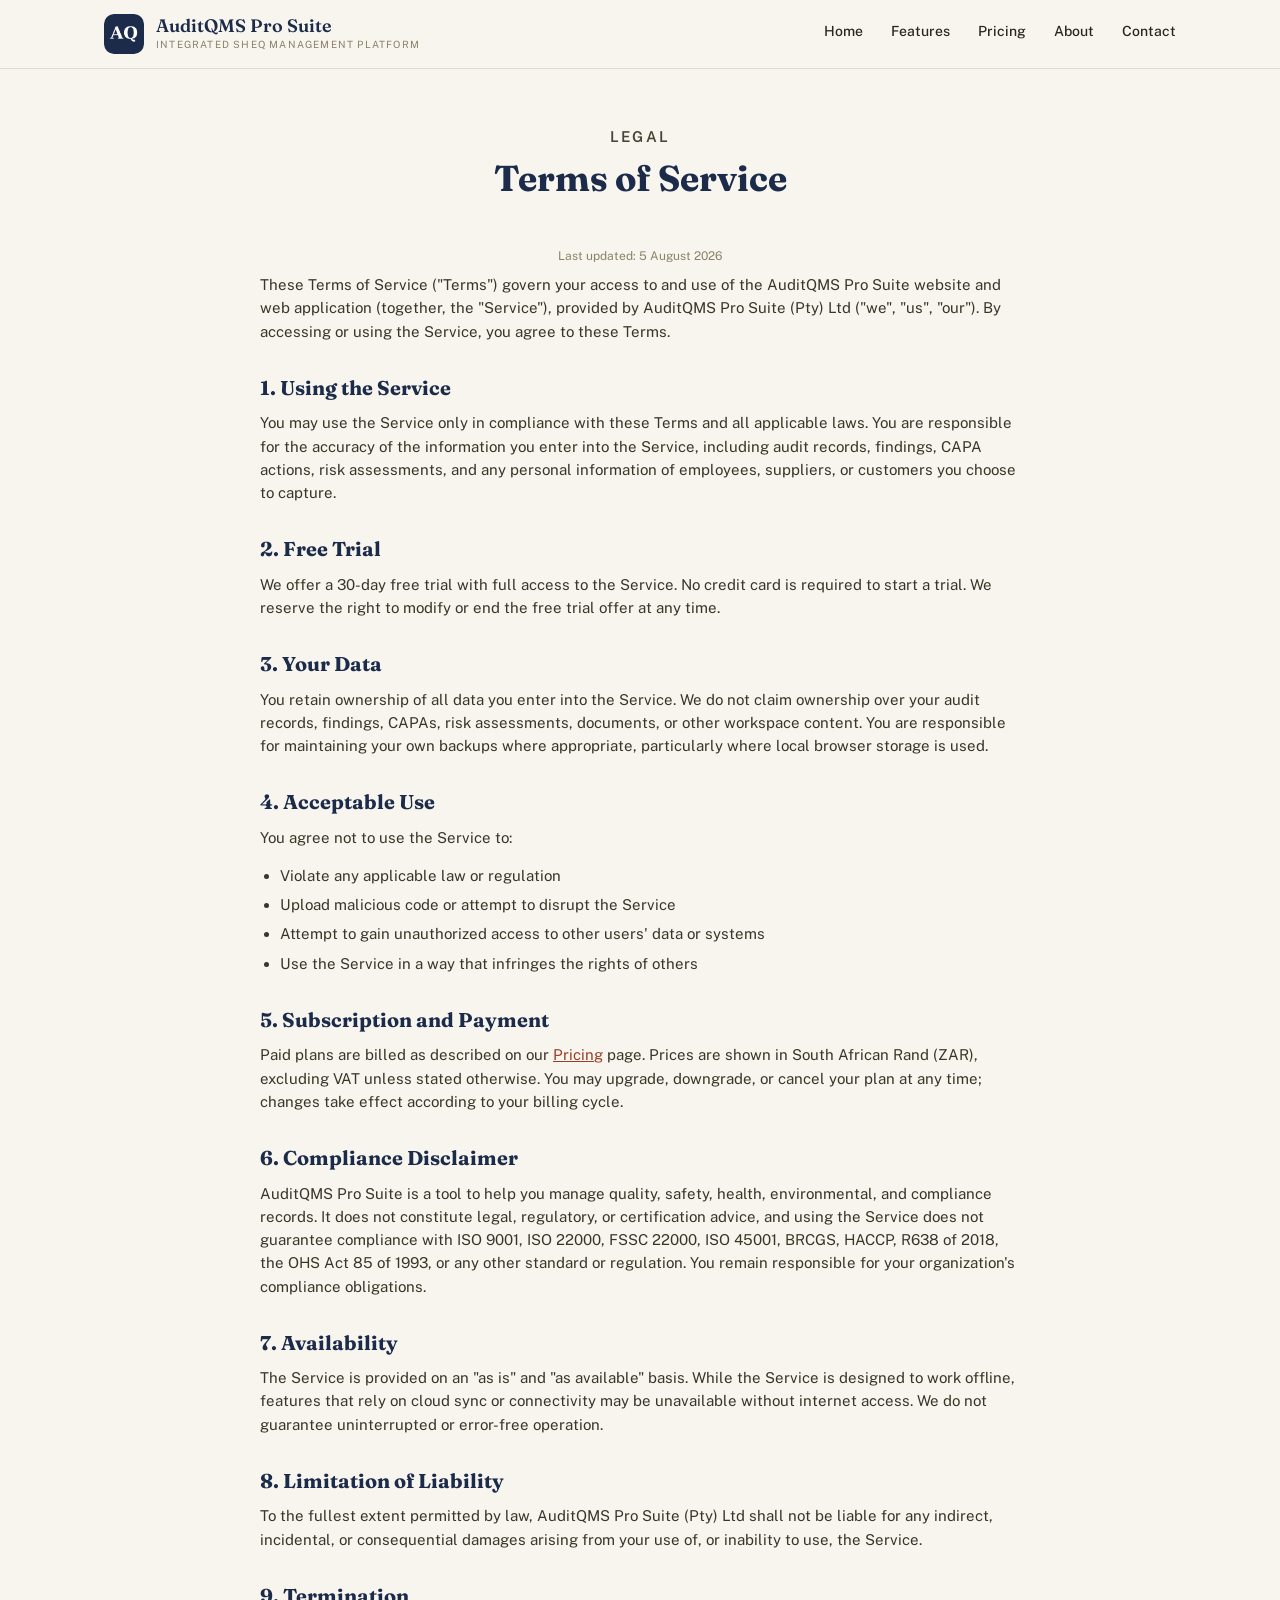
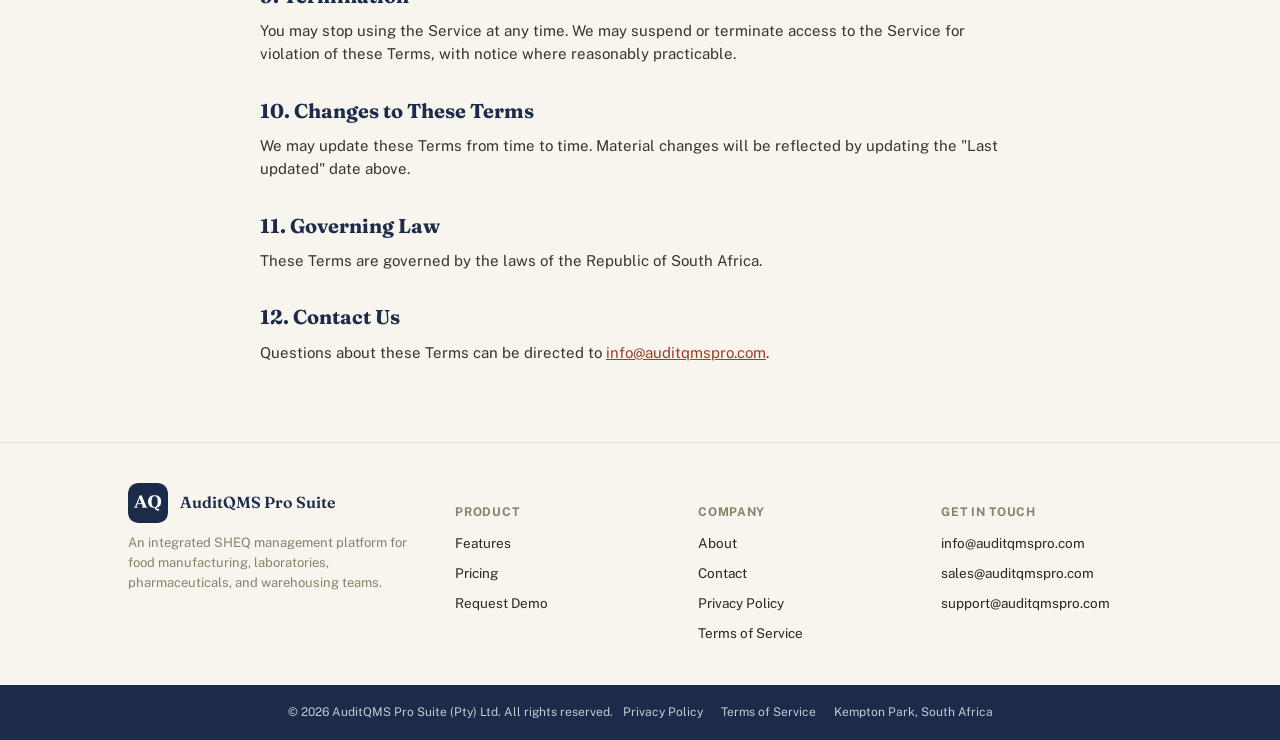
<file: terms.html>
<!DOCTYPE html>
<html lang="en">
<head>
<meta charset="UTF-8">
<meta name="viewport" content="width=device-width, initial-scale=1.0">
<title>Terms of Service — AuditQMS Pro Suite</title>
<meta name="description" content="Terms of Service for the AuditQMS Pro Suite website and web application.">
<link rel="icon" href="images/logo.png">
<link rel="preconnect" href="https://fonts.googleapis.com">
<link rel="preconnect" href="https://fonts.gstatic.com" crossorigin>
<link href="https://fonts.googleapis.com/css2?family=Fraunces:ital,opsz,wght@0,9..144,500;0,9..144,600;1,9..144,500&family=Public+Sans:wght@400;500;600;700&display=swap" rel="stylesheet">
<link rel="stylesheet" href="css/style.css">
</head>
<body>

<header class="site-header">
  <div class="header-inner">
    <a href="index.html" class="brand">
      <img src="images/logo.png" alt="AuditQMS Pro Suite logo">
      <div class="brand-text">
        <h1>AuditQMS Pro Suite</h1>
        <p>Integrated SHEQ Management Platform</p>
      </div>
    </a>
    <nav class="main-nav">
      <a href="index.html">Home</a>
      <a href="features.html">Features</a>
      <a href="pricing.html">Pricing</a>
      <a href="about.html">About</a>
      <a href="contact.html">Contact</a>
    </nav>
    <button class="nav-toggle" aria-label="Toggle menu" aria-expanded="false">
      <span></span><span></span><span></span>
    </button>
  </div>
</header>

<main>

  <section class="page-hero">
    <div class="wrap">
      <p class="eyebrow">Legal</p>
      <h2>Terms of Service</h2>
    </div>
  </section>

  <section style="padding-top:0;">
    <div class="wrap">
      <p class="legal-updated">Last updated: 5 August 2026</p>
      <div class="legal-body">

        <p>These Terms of Service ("Terms") govern your access to and use of the AuditQMS Pro Suite website and web application (together, the "Service"), provided by AuditQMS Pro Suite (Pty) Ltd ("we", "us", "our"). By accessing or using the Service, you agree to these Terms.</p>

        <h3>1. Using the Service</h3>
        <p>You may use the Service only in compliance with these Terms and all applicable laws. You are responsible for the accuracy of the information you enter into the Service, including audit records, findings, CAPA actions, risk assessments, and any personal information of employees, suppliers, or customers you choose to capture.</p>

        <h3>2. Free Trial</h3>
        <p>We offer a 30-day free trial with full access to the Service. No credit card is required to start a trial. We reserve the right to modify or end the free trial offer at any time.</p>

        <h3>3. Your Data</h3>
        <p>You retain ownership of all data you enter into the Service. We do not claim ownership over your audit records, findings, CAPAs, risk assessments, documents, or other workspace content. You are responsible for maintaining your own backups where appropriate, particularly where local browser storage is used.</p>

        <h3>4. Acceptable Use</h3>
        <p>You agree not to use the Service to:</p>
        <ul>
          <li>Violate any applicable law or regulation</li>
          <li>Upload malicious code or attempt to disrupt the Service</li>
          <li>Attempt to gain unauthorized access to other users' data or systems</li>
          <li>Use the Service in a way that infringes the rights of others</li>
        </ul>

        <h3>5. Subscription and Payment</h3>
        <p>Paid plans are billed as described on our <a href="pricing.html">Pricing</a> page. Prices are shown in South African Rand (ZAR), excluding VAT unless stated otherwise. You may upgrade, downgrade, or cancel your plan at any time; changes take effect according to your billing cycle.</p>

        <h3>6. Compliance Disclaimer</h3>
        <p>AuditQMS Pro Suite is a tool to help you manage quality, safety, health, environmental, and compliance records. It does not constitute legal, regulatory, or certification advice, and using the Service does not guarantee compliance with ISO 9001, ISO 22000, FSSC 22000, ISO 45001, BRCGS, HACCP, R638 of 2018, the OHS Act 85 of 1993, or any other standard or regulation. You remain responsible for your organization's compliance obligations.</p>

        <h3>7. Availability</h3>
        <p>The Service is provided on an "as is" and "as available" basis. While the Service is designed to work offline, features that rely on cloud sync or connectivity may be unavailable without internet access. We do not guarantee uninterrupted or error-free operation.</p>

        <h3>8. Limitation of Liability</h3>
        <p>To the fullest extent permitted by law, AuditQMS Pro Suite (Pty) Ltd shall not be liable for any indirect, incidental, or consequential damages arising from your use of, or inability to use, the Service.</p>

        <h3>9. Termination</h3>
        <p>You may stop using the Service at any time. We may suspend or terminate access to the Service for violation of these Terms, with notice where reasonably practicable.</p>

        <h3>10. Changes to These Terms</h3>
        <p>We may update these Terms from time to time. Material changes will be reflected by updating the "Last updated" date above.</p>

        <h3>11. Governing Law</h3>
        <p>These Terms are governed by the laws of the Republic of South Africa.</p>

        <h3>12. Contact Us</h3>
        <p>Questions about these Terms can be directed to <a href="mailto:info@auditqmspro.com">info@auditqmspro.com</a>.</p>

      </div>
    </div>
  </section>

</main>

<footer>
  <div class="wrap">
    <div class="footer-grid">
      <div class="footer-brand">
        <a href="index.html" class="brand">
          <img src="images/logo.png" alt="AuditQMS Pro Suite logo">
          <div class="brand-text"><h1 style="font-size:16px;">AuditQMS Pro Suite</h1></div>
        </a>
        <p>An integrated SHEQ management platform for food manufacturing, laboratories, pharmaceuticals, and warehousing teams.</p>
      </div>
      <div class="footer-col">
        <h5>Product</h5>
        <a href="features.html">Features</a>
        <a href="pricing.html">Pricing</a>
        <a href="contact.html">Request Demo</a>
      </div>
      <div class="footer-col">
        <h5>Company</h5>
        <a href="about.html">About</a>
        <a href="contact.html">Contact</a>
        <a href="privacy.html">Privacy Policy</a>
        <a href="terms.html">Terms of Service</a>
      </div>
      <div class="footer-col">
        <h5>Get In Touch</h5>
        <a href="mailto:info@auditqmspro.com">info@auditqmspro.com</a>
        <a href="mailto:sales@auditqmspro.com">sales@auditqmspro.com</a>
        <a href="mailto:support@auditqmspro.com">support@auditqmspro.com</a>
      </div>
    </div>
  </div>
  <div class="footer-bottom">
    <div class="wrap">
      <span>© 2026 AuditQMS Pro Suite (Pty) Ltd. All rights reserved.</span>
      <div class="footer-bottom-links">
        <a href="privacy.html">Privacy Policy</a>
        <a href="terms.html">Terms of Service</a>
        <span>Kempton Park, South Africa</span>
      </div>
    </div>
  </div>
</footer>

<script src="js/script.js"></script>
</body>
</html>
</file>
<file: css/style.css>
/* ============================================================
   AuditQMS Pro Suite — Marketing Site
   Design tokens mirror the product itself: cream paper, navy
   ink, rust accent, Fraunces serif headlines over Public Sans.
   ============================================================ */

:root{
  --bg:#f7f5ee;
  --paper:#ffffff;
  --line:#e2dbc9;
  --line2:#eee7d5;
  --ink:#2a2620;
  --muted:#8a8168;
  --navy:#1c2b4a;
  --navy-bg:#e4e9f2;
  --rust:#9b3f28;
  --rust-bg:#f6e4dd;
  --green:#3f6b2e;
  --green-bg:#e6ede0;
  --amber:#8a5a10;
  --amber-bg:#faedd4;
  --radius:12px;
  --radius-lg:20px;
  --shadow:0 1px 2px rgba(30,25,15,.05), 0 12px 28px -18px rgba(28,43,74,.25);
  --maxw:1120px;
}

*{box-sizing:border-box;}

html{scroll-behavior:smooth;}

body{
  margin:0;
  background:var(--bg);
  color:var(--ink);
  font-family:'Public Sans', sans-serif;
  line-height:1.55;
  -webkit-font-smoothing:antialiased;
}

h1,h2,h3,h4,.serif{
  font-family:'Fraunces', serif;
  color:var(--navy);
  line-height:1.12;
  margin:0;
}

p{margin:0 0 1em;}
a{color:var(--rust);}
img{max-width:100%;display:block;}

.wrap{max-width:var(--maxw);margin:0 auto;padding:0 24px;}

.eyebrow{
  font-size:11px;
  text-transform:uppercase;
  letter-spacing:.14em;
  color:var(--muted);
  font-weight:600;
}

/* ---------- Header ---------- */
header.site-header{
  position:sticky;top:0;z-index:50;
  background:rgba(247,245,238,.92);
  backdrop-filter:blur(8px);
  border-bottom:1px solid var(--line);
}
.header-inner{
  position:relative;
  display:flex;align-items:center;justify-content:space-between;
  padding:14px 24px;max-width:var(--maxw);margin:0 auto;gap:16px;
}
.brand{display:flex;align-items:center;gap:12px;text-decoration:none;}
.brand img{width:40px;height:40px;border-radius:10px;flex-shrink:0;}
.brand-text h1{font-size:18px;font-weight:600;margin:0;}
.brand-text p{margin:1px 0 0;font-size:10px;color:var(--muted);text-transform:uppercase;letter-spacing:.12em;}

nav.main-nav{display:flex;align-items:center;gap:28px;}
nav.main-nav a{
  color:var(--ink);text-decoration:none;font-size:14px;font-weight:500;
  border-bottom:2px solid transparent;padding-bottom:3px;
}
nav.main-nav a:hover,nav.main-nav a.active{color:var(--rust);border-color:var(--rust);}

.nav-cta{display:flex;align-items:center;gap:10px;}

.nav-toggle{
  display:none;background:none;border:1px solid var(--line);border-radius:8px;
  width:40px;height:36px;cursor:pointer;flex-shrink:0;
}
.nav-toggle span{display:block;width:18px;height:2px;background:var(--ink);margin:4px auto;}

/* ---------- Buttons ---------- */
.btn{
  display:inline-flex;align-items:center;justify-content:center;gap:8px;
  padding:11px 20px;border-radius:8px;font-size:14px;font-weight:600;
  cursor:pointer;border:none;font-family:inherit;text-decoration:none;
  transition:transform .15s ease, box-shadow .15s ease, background .15s ease;
  white-space:nowrap;
}
.btn:hover{transform:translateY(-1px);}
.btn-primary{background:var(--navy);color:#fff;}
.btn-primary:hover{box-shadow:0 8px 20px -8px rgba(28,43,74,.55);}
.btn-rust{background:var(--rust);color:#fff;}
.btn-rust:hover{box-shadow:0 8px 20px -8px rgba(155,63,40,.5);}
.btn-ghost{background:transparent;border:1px solid var(--line);color:var(--ink);}
.btn-ghost:hover{border-color:var(--navy);color:var(--navy);}
.btn-lg{padding:14px 26px;font-size:15px;}

/* ---------- Hero ---------- */
.hero{padding:72px 0 56px;position:relative;overflow:hidden;}
.hero-grid{
  display:grid;grid-template-columns:1.05fr .95fr;gap:56px;align-items:center;
}
.hero .eyebrow{margin-bottom:14px;}
.hero h2{font-size:44px;letter-spacing:-.01em;margin-bottom:18px;}
.hero h2 em{font-style:italic;color:var(--rust);}
.hero .lede{font-size:17px;color:#4a4535;max-width:46ch;margin-bottom:28px;}
.hero-actions{display:flex;gap:14px;flex-wrap:wrap;margin-bottom:22px;}
.hero-note{font-size:12px;color:var(--muted);}

.hero-visual{position:relative;}
.device-frame{
  background:var(--paper);border:1px solid var(--line);border-radius:var(--radius-lg);
  box-shadow:var(--shadow);overflow:hidden;transform:rotate(1.2deg);
  position:relative;z-index:2;
}
.device-frame .bar{
  background:var(--navy);height:26px;display:flex;align-items:center;gap:6px;padding:0 12px;
}
.device-frame .bar span{width:8px;height:8px;border-radius:50%;background:rgba(255,255,255,.35);}
.device-frame img{display:block;width:100%;}
.hero-visual::after{
  content:"";position:absolute;inset:18px -18px -18px 18px;
  background:var(--rust-bg);border-radius:var(--radius-lg);z-index:1;
}

/* ---------- Sections ---------- */
section{padding:64px 0;}
.section-head{max-width:640px;margin:0 0 40px;}
.section-head.center{margin-left:auto;margin-right:auto;text-align:center;}
.section-head h3{font-size:30px;margin:10px 0 12px;}
.section-head p{color:#4a4535;font-size:15px;}

.alt-bg{background:var(--paper);border-top:1px solid var(--line);border-bottom:1px solid var(--line);}

/* ---------- About ---------- */
.about-body{max-width:760px;font-size:16px;color:#3a3527;}
.about-body p{margin-bottom:18px;}
.about-stats{display:grid;grid-template-columns:repeat(3,1fr);gap:20px;margin-top:36px;max-width:760px;}
.about-stat{border-left:3px solid var(--rust);padding-left:14px;}
.about-stat .num{font-family:'Fraunces',serif;font-size:26px;color:var(--navy);}
.about-stat .label{font-size:12px;color:var(--muted);text-transform:uppercase;letter-spacing:.06em;margin-top:2px;}

/* ---------- Module / feature cards ---------- */
.grid-cards{display:grid;grid-template-columns:repeat(4,1fr);gap:20px;}
.module-card{
  background:var(--paper);border:1px solid var(--line);border-radius:var(--radius);
  padding:24px 20px;box-shadow:var(--shadow);
}
.module-card .icon{
  width:40px;height:40px;border-radius:9px;background:var(--navy-bg);color:var(--navy);
  display:flex;align-items:center;justify-content:center;font-size:19px;margin-bottom:14px;
}
.module-card h4{font-size:16px;margin-bottom:6px;}
.module-card p{font-size:13px;color:var(--muted);margin:0;}

/* ---------- Screenshot showcase ---------- */
.showcase{display:grid;grid-template-columns:repeat(3,1fr);gap:24px;}
.showcase-item{
  background:var(--paper);border:1px solid var(--line);border-radius:var(--radius);
  overflow:hidden;box-shadow:var(--shadow);
}
.showcase-item .shot{
  aspect-ratio:9/13;overflow:hidden;background:var(--bg);border-bottom:1px solid var(--line);
}
.showcase-item .shot img{width:100%;height:100%;object-fit:cover;object-position:top;}
.showcase-cap{padding:16px 18px;}
.showcase-cap h4{font-size:14px;margin-bottom:3px;}
.showcase-cap p{font-size:12px;color:var(--muted);margin:0;}

/* ---------- Pricing ---------- */
.pricing-grid{display:grid;grid-template-columns:repeat(4,1fr);gap:20px;align-items:stretch;}
.price-card{
  background:var(--paper);border:1px solid var(--line);border-radius:var(--radius);
  padding:28px 22px;display:flex;flex-direction:column;box-shadow:var(--shadow);
}
.price-card.featured{border-color:var(--rust);box-shadow:0 8px 26px -14px rgba(155,63,40,.4);position:relative;}
.price-card.featured::before{
  content:"Most Popular";position:absolute;top:-11px;left:22px;background:var(--rust);color:#fff;
  font-size:10px;text-transform:uppercase;letter-spacing:.08em;padding:4px 10px;border-radius:999px;font-weight:600;
}
.price-card h4{font-size:15px;text-transform:uppercase;letter-spacing:.06em;color:var(--muted);margin-bottom:10px;}
.price-card .price{font-family:'Fraunces',serif;font-size:32px;color:var(--navy);margin-bottom:4px;}
.price-card .price span{font-family:'Public Sans',sans-serif;font-size:13px;color:var(--muted);font-weight:400;}
.price-card .price-sub{font-size:12px;color:var(--muted);margin-bottom:20px;}
.price-card ul{list-style:none;margin:0 0 24px;padding:0;flex:1;}
.price-card li{
  font-size:13.5px;padding:8px 0;border-top:1px solid var(--line2);display:flex;gap:8px;
}
.price-card li:first-child{border-top:none;}
.price-card li::before{content:"✓";color:var(--green);font-weight:700;}
.price-card .btn{width:100%;}
.pricing-note{font-size:12px;color:var(--muted);text-align:center;margin-top:28px;}

/* ---------- Testimonial / CTA band ---------- */
.cta-band{
  background:var(--navy);color:#fff;border-radius:var(--radius-lg);padding:52px 44px;
  display:flex;align-items:center;justify-content:space-between;gap:32px;flex-wrap:wrap;
}
.cta-band h3{color:#fff;font-size:26px;max-width:420px;}
.cta-band p{color:rgba(255,255,255,.75);margin-top:8px;max-width:420px;}
.cta-band .btn-ghost{border-color:rgba(255,255,255,.35);color:#fff;}
.cta-band .btn-ghost:hover{border-color:#fff;color:#fff;}

/* ---------- Contact ---------- */
.contact-grid{display:grid;grid-template-columns:1fr 1fr;gap:48px;align-items:start;}
.contact-emails{display:flex;flex-direction:column;gap:16px;margin-top:24px;}
.contact-email{
  display:flex;align-items:center;gap:12px;padding:14px 16px;background:var(--paper);
  border:1px solid var(--line);border-radius:var(--radius);text-decoration:none;color:var(--ink);
}
.contact-email .icon{
  width:36px;height:36px;border-radius:8px;background:var(--rust-bg);color:var(--rust);
  display:flex;align-items:center;justify-content:center;font-size:16px;flex-shrink:0;
}
.contact-email .label{font-size:11px;color:var(--muted);text-transform:uppercase;letter-spacing:.05em;}
.contact-email .addr{font-size:14px;font-weight:600;}

form.demo-form{background:var(--paper);border:1px solid var(--line);border-radius:var(--radius-lg);padding:28px;box-shadow:var(--shadow);}
form.demo-form label{display:block;font-size:11px;text-transform:uppercase;letter-spacing:.05em;color:var(--muted);margin-bottom:6px;}
form.demo-form .field{margin-bottom:18px;}
form.demo-form input,form.demo-form select,form.demo-form textarea{
  width:100%;padding:11px 12px;border:1px solid var(--line);border-radius:7px;
  font-family:inherit;font-size:14px;color:var(--ink);background:#fff;
}
form.demo-form textarea{resize:vertical;min-height:110px;}
form.demo-form input:focus,form.demo-form select:focus,form.demo-form textarea:focus{
  outline:none;border-color:var(--rust);box-shadow:0 0 0 3px rgba(155,63,40,.12);
}
.form-success{
  display:none;background:var(--green-bg);color:var(--green);border:1px solid #c7dab8;
  border-radius:8px;padding:14px 16px;font-size:14px;margin-bottom:18px;
}
.form-success.show{display:block;}

/* ---------- Footer ---------- */
footer{border-top:1px solid var(--line);padding-top:40px;}
.footer-grid{display:grid;grid-template-columns:1.4fr 1fr 1fr 1fr;gap:32px;margin-bottom:32px;padding:0 24px;max-width:var(--maxw);margin-left:auto;margin-right:auto;}
.footer-brand .brand{margin-bottom:10px;}
.footer-brand p{font-size:13px;color:var(--muted);max-width:280px;}
.footer-col h5{font-size:12px;text-transform:uppercase;letter-spacing:.06em;color:var(--muted);margin-bottom:12px;}
.footer-col a{display:block;font-size:13.5px;color:var(--ink);text-decoration:none;margin-bottom:9px;}
.footer-col a:hover{color:var(--rust);}
.footer-bottom{
  background:var(--navy);color:rgba(255,255,255,.75);
  padding:18px 24px;font-size:12px;
  display:flex;justify-content:space-between;flex-wrap:wrap;gap:10px;align-items:center;
}
.footer-bottom .wrap{display:flex;justify-content:space-between;flex-wrap:wrap;gap:10px;align-items:center;max-width:var(--maxw);padding:0;}
.footer-bottom a{color:rgba(255,255,255,.75);text-decoration:none;}
.footer-bottom a:hover{color:#fff;}
.footer-bottom-links{display:flex;gap:18px;flex-wrap:wrap;}

/* ---------- Hero screenshot band (full width, right under hero) ---------- */
.screenshot-band{padding:0 0 56px;}
.screenshot-frame{
  background:var(--paper);border:1px solid var(--line);border-radius:var(--radius-lg);
  box-shadow:var(--shadow);overflow:hidden;max-width:920px;margin:0 auto;
}
.screenshot-frame .bar{background:var(--navy);height:30px;display:flex;align-items:center;gap:6px;padding:0 14px;}
.screenshot-frame .bar span{width:9px;height:9px;border-radius:50%;background:rgba(255,255,255,.35);}
.screenshot-frame img{display:block;width:100%;}

/* ---------- Social proof line ---------- */
.social-proof{text-align:center;padding:8px 0 48px;}
.social-proof p{
  font-size:13px;color:var(--muted);text-transform:uppercase;letter-spacing:.08em;font-weight:600;
}

/* ---------- Stats row ---------- */
.stats-row{
  display:grid;grid-template-columns:repeat(5,1fr);gap:0;
  border:1px solid var(--line);border-radius:var(--radius);overflow:hidden;background:var(--paper);box-shadow:var(--shadow);
}
.stat-item{
  padding:24px 16px;text-align:center;border-right:1px solid var(--line2);
}
.stat-item:last-child{border-right:none;}
.stat-item .stat-num{font-family:'Fraunces',serif;font-size:22px;color:var(--navy);margin-bottom:4px;}
.stat-item .stat-label{font-size:11.5px;color:var(--muted);text-transform:uppercase;letter-spacing:.04em;}

/* ---------- Built For (industries + standards) ---------- */
.built-for-group{margin-bottom:28px;}
.built-for-group:last-child{margin-bottom:0;}
.built-for-group h4{font-size:13px;text-transform:uppercase;letter-spacing:.06em;color:var(--muted);margin-bottom:14px;text-align:center;}
.chip-row{display:flex;flex-wrap:wrap;gap:10px;justify-content:center;}
.chip{
  background:var(--paper);border:1px solid var(--line);border-radius:999px;
  padding:9px 18px;font-size:13.5px;font-weight:500;color:var(--ink);display:inline-flex;align-items:center;gap:7px;
}
.chip.standard{background:var(--navy-bg);border-color:#c3cee2;color:var(--navy);font-weight:600;}

/* ---------- FAQ ---------- */
.faq-list{max-width:720px;margin:0 auto;display:flex;flex-direction:column;gap:2px;}
.faq-item{border-bottom:1px solid var(--line2);padding:18px 4px;}
.faq-item summary{
  cursor:pointer;font-family:'Fraunces',serif;font-size:16px;color:var(--navy);
  list-style:none;display:flex;justify-content:space-between;align-items:center;gap:12px;
}
.faq-item summary::-webkit-details-marker{display:none;}
.faq-item summary::after{content:"+";font-size:20px;color:var(--rust);flex-shrink:0;font-family:'Public Sans',sans-serif;}
.faq-item[open] summary::after{content:"–";}
.faq-item p{margin:12px 0 0;font-size:14px;color:#4a4535;}

/* ---------- Legal pages ---------- */
.legal-body{max-width:760px;margin:0 auto;font-size:15px;color:#3a3527;}
.legal-body h3{font-size:20px;margin:34px 0 12px;}
.legal-body h3:first-child{margin-top:0;}
.legal-body p{margin-bottom:14px;}
.legal-body ul{padding-left:20px;margin-bottom:14px;}
.legal-body li{margin-bottom:6px;}
.legal-updated{font-size:12px;color:var(--muted);text-align:center;margin-bottom:8px;}

/* ---------- Page hero (inner pages) ---------- */
.page-hero{padding:56px 0 36px;text-align:center;}
.page-hero .eyebrow{justify-content:center;display:flex;}
.page-hero h2{font-size:36px;margin:10px 0 12px;}
.page-hero p{max-width:560px;margin:0 auto;color:#4a4535;font-size:15px;}

/* ---------- Feature detail rows (features.html) ---------- */
.feature-row{display:grid;grid-template-columns:1fr 1fr;gap:56px;align-items:center;padding:52px 0;border-bottom:1px solid var(--line2);}
.feature-row:last-child{border-bottom:none;}
.feature-row.reverse .feature-copy{order:2;}
.feature-row.reverse .feature-media{order:1;}
.feature-copy .eyebrow{margin-bottom:12px;}
.feature-copy h3{font-size:26px;margin-bottom:14px;}
.feature-copy p{color:#4a4535;font-size:15px;margin-bottom:16px;}
.feature-copy ul{margin:0;padding-left:20px;color:#4a4535;font-size:14px;}
.feature-copy li{margin-bottom:6px;}
.feature-media{
  background:var(--paper);border:1px solid var(--line);border-radius:var(--radius-lg);
  box-shadow:var(--shadow);overflow:hidden;
}
.feature-media img{width:100%;display:block;}
.feature-media.icon-only{
  aspect-ratio:4/3;display:flex;align-items:center;justify-content:center;
  background:var(--navy-bg);
}
.feature-media.icon-only span{font-size:64px;}

/* ---------- About page ---------- */
.timeline{border-left:2px solid var(--line);margin-left:8px;padding-left:28px;}
.timeline-item{position:relative;padding-bottom:32px;}
.timeline-item:last-child{padding-bottom:0;}
.timeline-item::before{
  content:"";position:absolute;left:-34px;top:4px;width:11px;height:11px;border-radius:50%;
  background:var(--rust);border:3px solid var(--bg);
}
.timeline-item h4{font-size:15px;margin-bottom:4px;}
.timeline-item p{font-size:13.5px;color:var(--muted);margin:0;}

/* ---------- Responsive ---------- */
@media (max-width: 860px){
  nav.main-nav, .nav-cta .btn-ghost{display:none;}
  .nav-toggle{display:block;}
  .brand-text p{display:none;}
  .nav-cta .btn-primary{padding:9px 14px;font-size:13px;}
  nav.main-nav.open{
    display:flex;flex-direction:column;gap:0;position:absolute;top:100%;left:0;right:0;
    background:var(--paper);border-bottom:1px solid var(--line);padding:8px 24px 16px;
  }
  nav.main-nav.open a{padding:10px 0;border-bottom:1px solid var(--line2);}
  .hero-grid{grid-template-columns:1fr;}
  .stats-row{grid-template-columns:repeat(2,1fr);}
  .stat-item{border-bottom:1px solid var(--line2);}
  .stat-item:nth-child(2n){border-right:none;}
  .hero h2{font-size:32px;}
  .grid-cards{grid-template-columns:repeat(2,1fr);}
  .showcase{grid-template-columns:1fr;}
  .pricing-grid{grid-template-columns:1fr;}
  .about-stats{grid-template-columns:1fr;}
  .contact-grid{grid-template-columns:1fr;}
  .feature-row,.feature-row.reverse{grid-template-columns:1fr;}
  .feature-row.reverse .feature-copy,.feature-row.reverse .feature-media{order:0;}
  .footer-grid{grid-template-columns:1fr 1fr;}
  .cta-band{flex-direction:column;text-align:left;}
}

@media (max-width: 520px){
  .grid-cards{grid-template-columns:1fr;}
  .footer-grid{grid-template-columns:1fr;}
  .hero h2{font-size:27px;}
}

@media (prefers-reduced-motion: reduce){
  *{transition:none !important;animation:none !important;}
}
</file>
